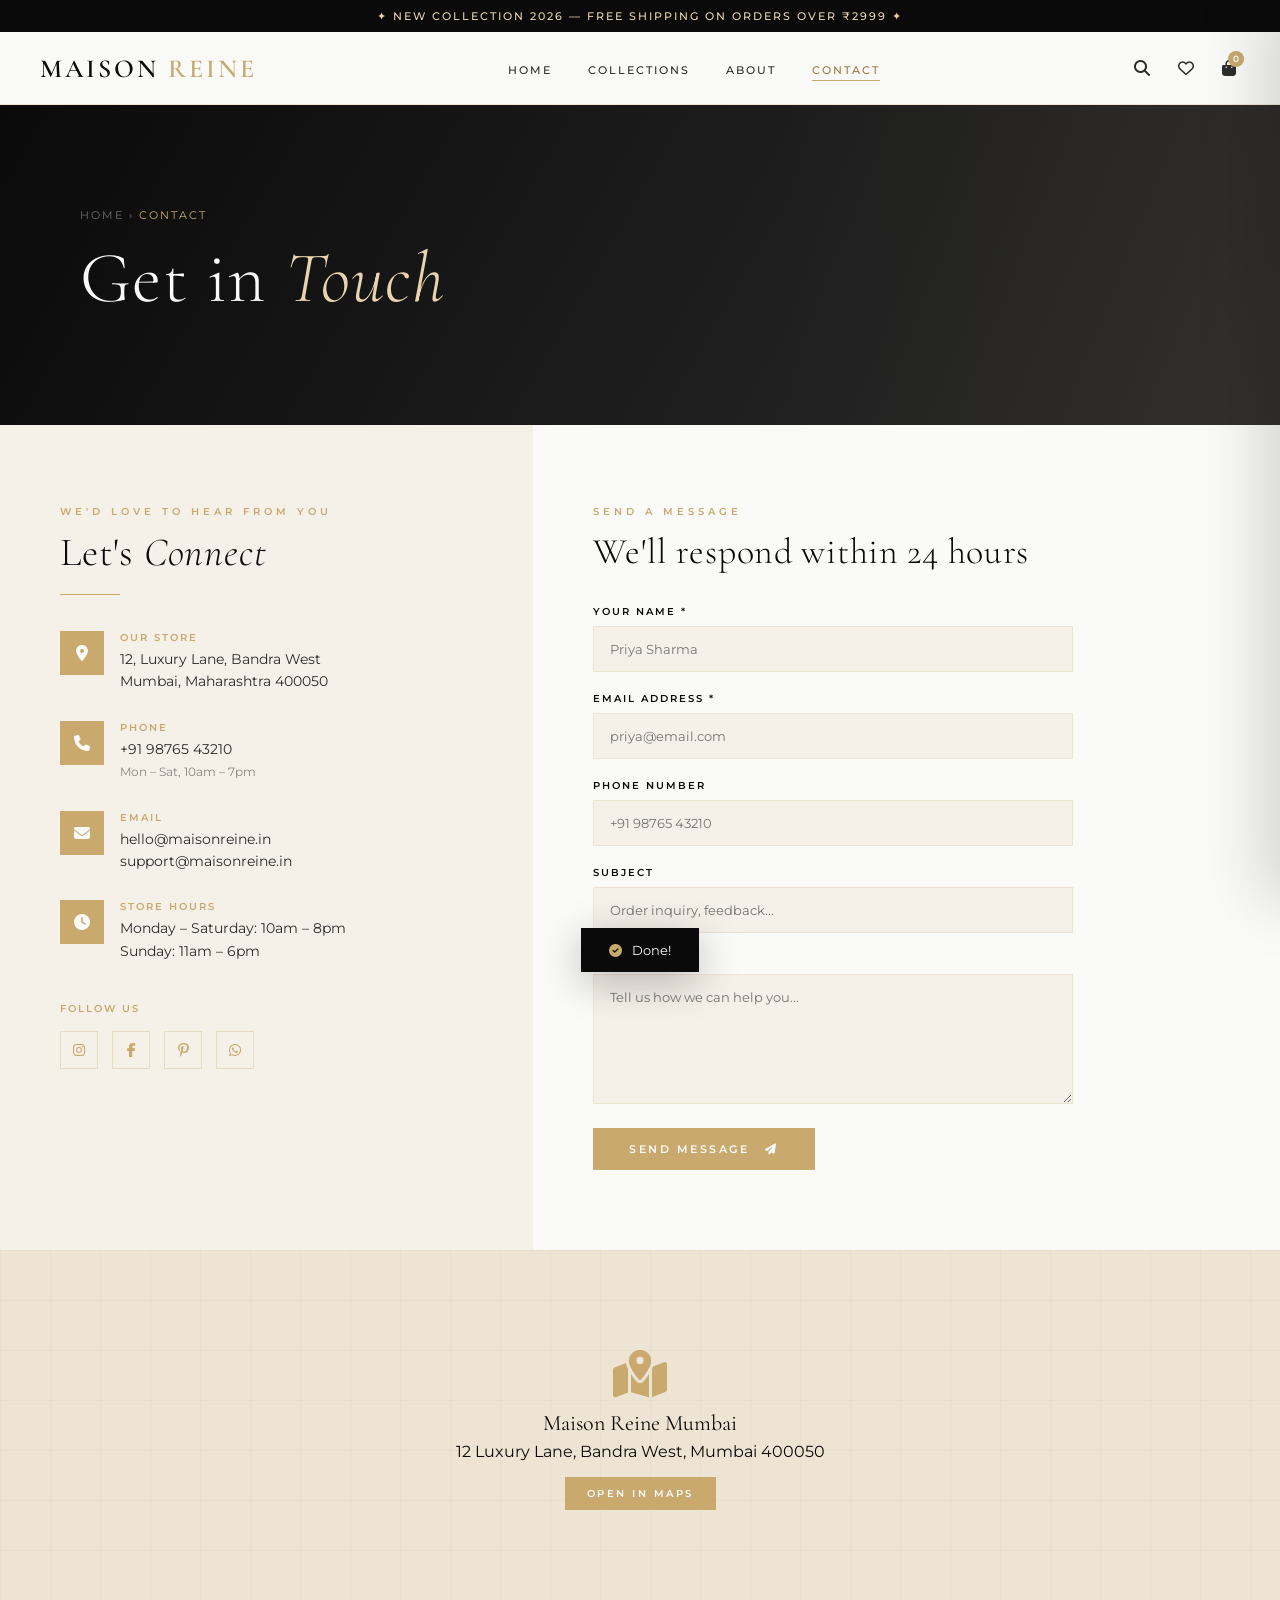
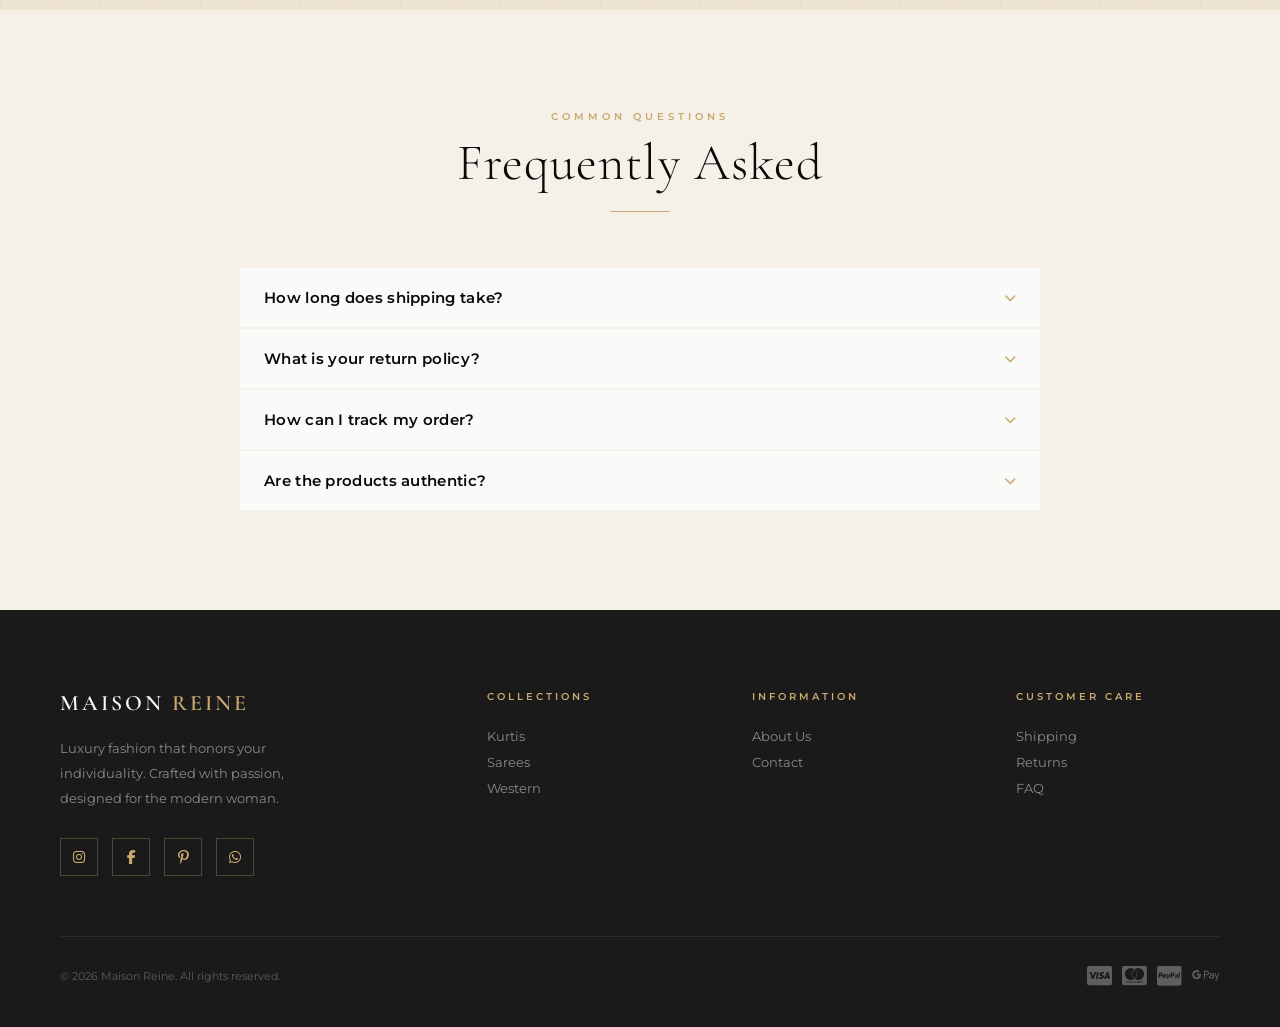
<file: contact.html>
<!DOCTYPE html>
<html lang="en">
<head>
<meta charset="UTF-8">
<meta name="viewport" content="width=device-width, initial-scale=1.0">
<title>Contact — MAISON REINE</title>
<link href="https://fonts.googleapis.com/css2?family=Cormorant+Garamond:ital,wght@0,300;0,400;0,600;1,300;1,400&family=Montserrat:wght@300;400;500;600&display=swap" rel="stylesheet">
<link rel="stylesheet" href="https://cdnjs.cloudflare.com/ajax/libs/font-awesome/6.4.0/css/all.min.css">
<link rel="stylesheet" href="css/style.css">
<link rel="stylesheet" href="css/animations.css">
<link rel="stylesheet" href="css/responsive.css">
</head>
<body>

<div class="topbar">✦ New Collection 2026 — Free Shipping on Orders Over ₹2999 ✦</div>

<nav class="navbar" id="mainNav">
  <div class="nav-inner">
    <a class="nav-logo" href="index.html">MAISON <span>REINE</span></a>
    <ul class="nav-links">
      <li><a href="index.html" id="nav-home">Home</a></li>
      <li><a href="shop.html" id="nav-shop">Collections</a></li>
      <li><a href="about.html" id="nav-about">About</a></li>
      <li><a href="contact.html" id="nav-contact">Contact</a></li>
    </ul>
    <div class="nav-actions">
      <button class="nav-icon"><i class="fas fa-search"></i></button>
      <button class="nav-icon"><i class="far fa-heart"></i></button>
      <button class="nav-icon cart-icon-btn" onclick="toggleCart()">
        <i class="fas fa-shopping-bag"></i>
        <span class="cart-badge">0</span>
      </button>
      <button class="hamburger" onclick="openMobileMenu()"><span></span><span></span><span></span></button>
    </div>
  </div>
</nav>

<div class="mobile-menu" id="mobileMenu">
  <button class="mobile-close" onclick="closeMobileMenu()"><i class="fas fa-times"></i></button>
  <a href="index.html">Home</a>
  <a href="shop.html">Collections</a>
  <a href="about.html">About</a>
  <a href="contact.html">Contact</a>
</div>

<!-- PAGE BANNER -->
<div class="page-banner">
  <div>
    <div class="breadcrumb">Home &rsaquo; <span>Contact</span></div>
    <h1>Get in <em>Touch</em></h1>
  </div>
</div>

<!-- CONTACT LAYOUT -->
<div class="contact-layout">
  <!-- INFO -->
  <div class="contact-info">
    <div class="section-tag">We'd Love to Hear From You</div>
    <h2 style="font-family:'Cormorant Garamond',serif;font-size:40px;font-weight:300;color:var(--black);line-height:1.1;margin-top:8px;">Let's <em style="font-style:italic;">Connect</em></h2>
    <div class="gold-line-left"></div>
    <div class="contact-details">
      <div class="contact-detail">
        <div class="contact-icon"><i class="fas fa-map-marker-alt"></i></div>
        <div>
          <div class="contact-dtitle">Our Store</div>
          <div class="contact-dtext">12, Luxury Lane, Bandra West<br>Mumbai, Maharashtra 400050</div>
        </div>
      </div>
      <div class="contact-detail">
        <div class="contact-icon"><i class="fas fa-phone"></i></div>
        <div>
          <div class="contact-dtitle">Phone</div>
          <div class="contact-dtext">+91 98765 43210<br><span style="font-size:12px;color:var(--warm-gray);">Mon – Sat, 10am – 7pm</span></div>
        </div>
      </div>
      <div class="contact-detail">
        <div class="contact-icon"><i class="fas fa-envelope"></i></div>
        <div>
          <div class="contact-dtitle">Email</div>
          <div class="contact-dtext">hello@maisonreine.in<br>support@maisonreine.in</div>
        </div>
      </div>
      <div class="contact-detail">
        <div class="contact-icon"><i class="fas fa-clock"></i></div>
        <div>
          <div class="contact-dtitle">Store Hours</div>
          <div class="contact-dtext">Monday – Saturday: 10am – 8pm<br>Sunday: 11am – 6pm</div>
        </div>
      </div>
    </div>
    <div style="margin-top:40px;">
      <div class="contact-dtitle" style="margin-bottom:16px;">Follow Us</div>
      <div class="social-links">
        <a class="social-link" href="#"><i class="fab fa-instagram"></i></a>
        <a class="social-link" href="#"><i class="fab fa-facebook-f"></i></a>
        <a class="social-link" href="#"><i class="fab fa-pinterest-p"></i></a>
        <a class="social-link" href="#"><i class="fab fa-whatsapp"></i></a>
      </div>
    </div>
  </div>

  <!-- FORM -->
  <div class="contact-form-wrap">
    <div class="section-tag">Send a Message</div>
    <h2 style="font-family:'Cormorant Garamond',serif;font-size:36px;font-weight:300;color:var(--black);margin-bottom:32px;">We'll respond within 24 hours</h2>
    <div style="max-width:480px;">
      <div class="form-group">
        <label class="form-label">Your Name *</label>
        <input type="text" class="form-input" placeholder="Priya Sharma" id="contactName">
      </div>
      <div class="form-group">
        <label class="form-label">Email Address *</label>
        <input type="email" class="form-input" placeholder="priya@email.com" id="contactEmail">
      </div>
      <div class="form-group">
        <label class="form-label">Phone Number</label>
        <input type="tel" class="form-input" placeholder="+91 98765 43210">
      </div>
      <div class="form-group">
        <label class="form-label">Subject</label>
        <input type="text" class="form-input" placeholder="Order inquiry, feedback...">
      </div>
      <div class="form-group">
        <label class="form-label">Message *</label>
        <textarea class="form-textarea" placeholder="Tell us how we can help you..."></textarea>
      </div>
      <button class="btn btn-gold" onclick="submitContact()">Send Message <i class="fas fa-paper-plane" style="margin-left:8px;"></i></button>
    </div>
  </div>
</div>

<!-- MAP SECTION -->
<div class="map-section">
  <div class="map-grid"></div>
  <div class="map-placeholder">
    <i class="fas fa-map-marked-alt"></i>
    <p style="font-family:'Cormorant Garamond',serif;font-size:22px;color:var(--black);margin-bottom:6px;">Maison Reine Mumbai</p>
    <p>12 Luxury Lane, Bandra West, Mumbai 400050</p>
    <a href="https://maps.google.com" target="_blank" class="btn btn-gold btn-sm" style="margin-top:16px;">Open in Maps</a>
  </div>
</div>

<!-- FAQ -->
<section class="section" style="background:var(--cream);">
  <div class="container">
    <div class="section-header fade-up">
      <div class="section-tag">Common Questions</div>
      <h2 class="section-title">Frequently Asked</h2>
      <div class="gold-line"></div>
    </div>
    <div style="max-width:800px;margin:0 auto;display:flex;flex-direction:column;gap:2px;">
      <details style="background:var(--white);padding:20px 24px;cursor:pointer;">
        <summary style="font-size:15px;font-weight:600;color:var(--black);letter-spacing:.3px;list-style:none;display:flex;justify-content:space-between;align-items:center;">
          How long does shipping take? <i class="fas fa-chevron-down" style="color:var(--gold);font-size:12px;"></i>
        </summary>
        <p style="font-size:13px;color:var(--warm-gray);line-height:1.9;margin-top:12px;">Standard delivery takes 5-7 business days across India. Express delivery (2-3 days) is available for select pin codes. Free shipping on orders above ₹2999.</p>
      </details>
      <details style="background:var(--white);padding:20px 24px;cursor:pointer;">
        <summary style="font-size:15px;font-weight:600;color:var(--black);letter-spacing:.3px;list-style:none;display:flex;justify-content:space-between;align-items:center;">
          What is your return policy? <i class="fas fa-chevron-down" style="color:var(--gold);font-size:12px;"></i>
        </summary>
        <p style="font-size:13px;color:var(--warm-gray);line-height:1.9;margin-top:12px;">We offer easy 30-day returns on all items in original condition with tags attached. Simply initiate a return through your account or contact our support team.</p>
      </details>
      <details style="background:var(--white);padding:20px 24px;cursor:pointer;">
        <summary style="font-size:15px;font-weight:600;color:var(--black);letter-spacing:.3px;list-style:none;display:flex;justify-content:space-between;align-items:center;">
          How can I track my order? <i class="fas fa-chevron-down" style="color:var(--gold);font-size:12px;"></i>
        </summary>
        <p style="font-size:13px;color:var(--warm-gray);line-height:1.9;margin-top:12px;">Once your order is shipped, you'll receive a tracking link via email and SMS. You can also track your order through the 'My Orders' section in your account.</p>
      </details>
      <details style="background:var(--white);padding:20px 24px;cursor:pointer;">
        <summary style="font-size:15px;font-weight:600;color:var(--black);letter-spacing:.3px;list-style:none;display:flex;justify-content:space-between;align-items:center;">
          Are the products authentic? <i class="fas fa-chevron-down" style="color:var(--gold);font-size:12px;"></i>
        </summary>
        <p style="font-size:13px;color:var(--warm-gray);line-height:1.9;margin-top:12px;">Absolutely. Every product at Maison Reine is 100% authentic and handpicked by our curation team. We work directly with certified artisans and established manufacturers.</p>
      </details>
    </div>
  </div>
</section>

<!-- FOOTER -->
<footer>
  <div class="footer-top">
    <div>
      <a class="footer-logo" href="index.html">MAISON <span>REINE</span></a>
      <p class="footer-desc">Luxury fashion that honors your individuality. Crafted with passion, designed for the modern woman.</p>
      <div class="social-links">
        <a class="social-link" href="#"><i class="fab fa-instagram"></i></a>
        <a class="social-link" href="#"><i class="fab fa-facebook-f"></i></a>
        <a class="social-link" href="#"><i class="fab fa-pinterest-p"></i></a>
        <a class="social-link" href="#"><i class="fab fa-whatsapp"></i></a>
      </div>
    </div>
    <div class="footer-col"><h5>Collections</h5><a href="shop.html?cat=kurti">Kurtis</a><a href="shop.html?cat=saree">Sarees</a><a href="shop.html?cat=western">Western</a></div>
    <div class="footer-col"><h5>Information</h5><a href="about.html">About Us</a><a href="contact.html">Contact</a></div>
    <div class="footer-col"><h5>Customer Care</h5><a href="#">Shipping</a><a href="#">Returns</a><a href="#">FAQ</a></div>
  </div>
  <div class="footer-bottom">
    <span>© 2026 Maison Reine. All rights reserved.</span>
    <div class="footer-payments"><i class="fab fa-cc-visa"></i><i class="fab fa-cc-mastercard"></i><i class="fab fa-cc-paypal"></i><i class="fab fa-google-pay"></i></div>
  </div>
</footer>

<!-- CART DRAWER -->
<div class="cart-overlay" id="cartOverlay" onclick="toggleCart()"></div>
<div class="cart-drawer" id="cartDrawer">
  <div class="cart-head">
    <div class="cart-title">Shopping Bag <span id="cartItemCount">(0)</span></div>
    <button class="cart-close" onclick="toggleCart()"><i class="fas fa-times"></i></button>
  </div>
  <div class="cart-body" id="cartBodyEl"></div>
  <div class="cart-foot">
    <div class="cart-row-total"><span>Total</span><span id="cartTotalEl">₹0</span></div>
    <span id="cartSubtotalEl" style="display:none;"></span>
    <a href="pages/checkout.html" class="btn btn-gold btn-full" style="margin-bottom:10px;">Checkout</a>
    <button class="btn btn-outline btn-full" onclick="toggleCart()">Continue</button>
  </div>
</div>

<div class="toast" id="toast"><i class="fas fa-check-circle"></i><span id="toastMsg">Done!</span></div>

<script src="js/products.js"></script>
<script src="js/cart.js"></script>
<script src="js/script.js"></script>
</body>
</html>
</file>
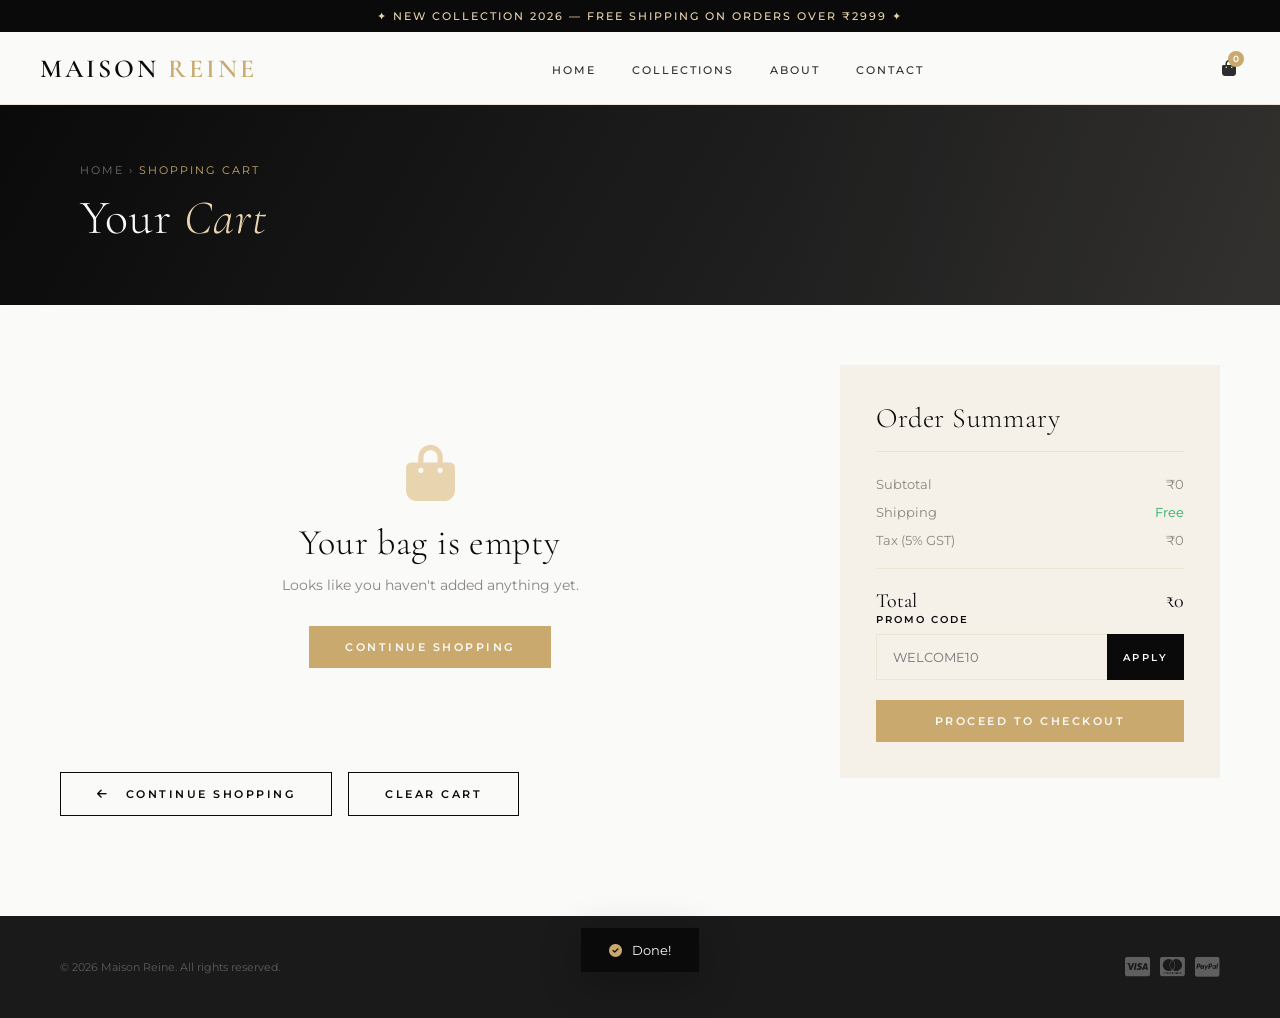
<file: pages/cart.html>
<!DOCTYPE html>
<html lang="en">
<head>
<meta charset="UTF-8">
<meta name="viewport" content="width=device-width, initial-scale=1.0">
<title>Cart — MAISON REINE</title>
<link href="https://fonts.googleapis.com/css2?family=Cormorant+Garamond:ital,wght@0,300;0,400;0,600;1,300;1,400&family=Montserrat:wght@300;400;500;600&display=swap" rel="stylesheet">
<link rel="stylesheet" href="https://cdnjs.cloudflare.com/ajax/libs/font-awesome/6.4.0/css/all.min.css">
<link rel="stylesheet" href="../css/style.css">
<link rel="stylesheet" href="../css/animations.css">
<link rel="stylesheet" href="../css/responsive.css">
</head>
<body>

<div class="topbar">✦ New Collection 2026 — Free Shipping on Orders Over ₹2999 ✦</div>
<nav class="navbar" id="mainNav">
  <div class="nav-inner">
    <a class="nav-logo" href="../index.html">MAISON <span>REINE</span></a>
    <ul class="nav-links">
      <li><a href="../index.html">Home</a></li>
      <li><a href="../shop.html">Collections</a></li>
      <li><a href="../about.html">About</a></li>
      <li><a href="../contact.html">Contact</a></li>
    </ul>
    <div class="nav-actions">
      <button class="nav-icon cart-icon-btn" onclick="showToast('You are already on the cart page!')">
        <i class="fas fa-shopping-bag"></i>
        <span class="cart-badge">0</span>
      </button>
      <button class="hamburger" onclick="openMobileMenu()"><span></span><span></span><span></span></button>
    </div>
  </div>
</nav>
<div class="mobile-menu" id="mobileMenu">
  <button class="mobile-close" onclick="closeMobileMenu()"><i class="fas fa-times"></i></button>
  <a href="../index.html">Home</a><a href="../shop.html">Collections</a>
</div>

<div class="page-banner" style="height:200px;">
  <div>
    <div class="breadcrumb">Home &rsaquo; <span>Shopping Cart</span></div>
    <h1 style="font-size:48px;">Your <em>Cart</em></h1>
  </div>
</div>

<div class="cart-page-layout">
  <!-- CART TABLE -->
  <div>
    <div id="cartPageEmpty" style="display:none;text-align:center;padding:80px 0;">
      <i class="fas fa-shopping-bag" style="font-size:56px;color:var(--gold-light);margin-bottom:20px;display:block;"></i>
      <h2 style="font-family:'Cormorant Garamond',serif;font-size:36px;font-weight:300;margin-bottom:12px;">Your bag is empty</h2>
      <p style="font-size:14px;color:var(--warm-gray);margin-bottom:32px;">Looks like you haven't added anything yet.</p>
      <a href="../shop.html" class="btn btn-gold">Continue Shopping</a>
    </div>
    <table class="cart-table" id="cartTable">
      <thead>
        <tr>
          <th style="width:80px;"></th>
          <th>Product</th>
          <th>Price</th>
          <th>Quantity</th>
          <th>Total</th>
          <th></th>
        </tr>
      </thead>
      <tbody id="cartTableBody"></tbody>
    </table>
    <div style="display:flex;gap:16px;margin-top:24px;flex-wrap:wrap;">
      <a href="../shop.html" class="btn btn-outline"><i class="fas fa-arrow-left" style="margin-right:8px;"></i> Continue Shopping</a>
      <button class="btn btn-outline" onclick="clearCart();renderCartPage();">Clear Cart</button>
    </div>
  </div>

  <!-- ORDER SUMMARY -->
  <div class="order-summary">
    <h3 style="font-family:'Cormorant Garamond',serif;font-size:28px;font-weight:300;color:var(--black);margin-bottom:24px;padding-bottom:16px;border-bottom:1px solid var(--beige);">Order Summary</h3>
    <div class="order-row"><span>Subtotal</span><span id="pgSubtotal">₹0</span></div>
    <div class="order-row"><span>Shipping</span><span style="color:#27ae60;">Free</span></div>
    <div class="order-row"><span>Tax (5% GST)</span><span id="pgTax">₹0</span></div>
    <div class="order-total"><span>Total</span><span id="pgTotal">₹0</span></div>
    <div style="margin-bottom:20px;">
      <label class="form-label">Promo Code</label>
      <div style="display:flex;gap:0;">
        <input type="text" class="form-input" placeholder="WELCOME10" style="border-right:none;" id="promoInput">
        <button class="btn btn-black btn-sm" onclick="applyPromo()">Apply</button>
      </div>
    </div>
    <a href="checkout.html" class="btn btn-gold btn-full">Proceed to Checkout</a>
  </div>
</div>

<div class="toast" id="toast"><i class="fas fa-check-circle"></i><span id="toastMsg">Done!</span></div>

<footer style="background:var(--off-black);padding:40px 60px;margin-top:40px;">
  <div class="footer-bottom" style="border-top:none;padding-top:0;">
    <span>© 2026 Maison Reine. All rights reserved.</span>
    <div class="footer-payments"><i class="fab fa-cc-visa"></i><i class="fab fa-cc-mastercard"></i><i class="fab fa-cc-paypal"></i></div>
  </div>
</footer>

<script src="../js/products.js"></script>
<script src="../js/cart.js"></script>
<script src="../js/script.js"></script>
<script>
function renderCartPage() {
  const tbody = document.getElementById('cartTableBody');
  const emptyEl = document.getElementById('cartPageEmpty');
  const tableEl = document.getElementById('cartTable');

  if (cart.length === 0) {
    emptyEl.style.display = 'block';
    tableEl.style.display = 'none';
  } else {
    emptyEl.style.display = 'none';
    tableEl.style.display = 'table';
    tbody.innerHTML = cart.map(c => `
      <tr>
        <td><img class="cart-table-img" src="${c.img}" alt="${c.name}"></td>
        <td>
          <div style="font-family:'Cormorant Garamond',serif;font-size:18px;margin-bottom:4px;">${c.name}</div>
          <div style="font-size:11px;color:var(--warm-gray);">Size: ${c.size}</div>
        </td>
        <td style="font-size:15px;font-weight:600;">₹${c.price.toLocaleString()}</td>
        <td>
          <div class="qty-selector" style="width:fit-content;">
            <button class="qty-btn" onclick="updateQty(${c.id},'${c.size}',-1);renderCartPage();">−</button>
            <input type="number" class="qty-num" value="${c.qty}" readonly>
            <button class="qty-btn" onclick="updateQty(${c.id},'${c.size}',1);renderCartPage();">+</button>
          </div>
        </td>
        <td style="font-size:16px;font-weight:700;">₹${(c.price*c.qty).toLocaleString()}</td>
        <td><button onclick="removeFromCart(${c.id},'${c.size}');renderCartPage();" style="background:none;border:none;color:var(--warm-gray);cursor:pointer;font-size:18px;"><i class="fas fa-trash-alt"></i></button></td>
      </tr>`).join('');
  }
  const sub = getCartTotal();
  const tax = Math.round(sub * 0.05);
  document.getElementById('pgSubtotal').textContent = `₹${sub.toLocaleString()}`;
  document.getElementById('pgTax').textContent = `₹${tax.toLocaleString()}`;
  document.getElementById('pgTotal').textContent = `₹${(sub + tax).toLocaleString()}`;
}
function applyPromo() {
  const val = document.getElementById('promoInput').value.toUpperCase();
  if (val === 'WELCOME10') showToast('Promo applied! 10% off your order ✨');
  else showToast('Invalid promo code. Try WELCOME10');
}
document.addEventListener('DOMContentLoaded', renderCartPage);
</script>
</body>
</html>
</file>
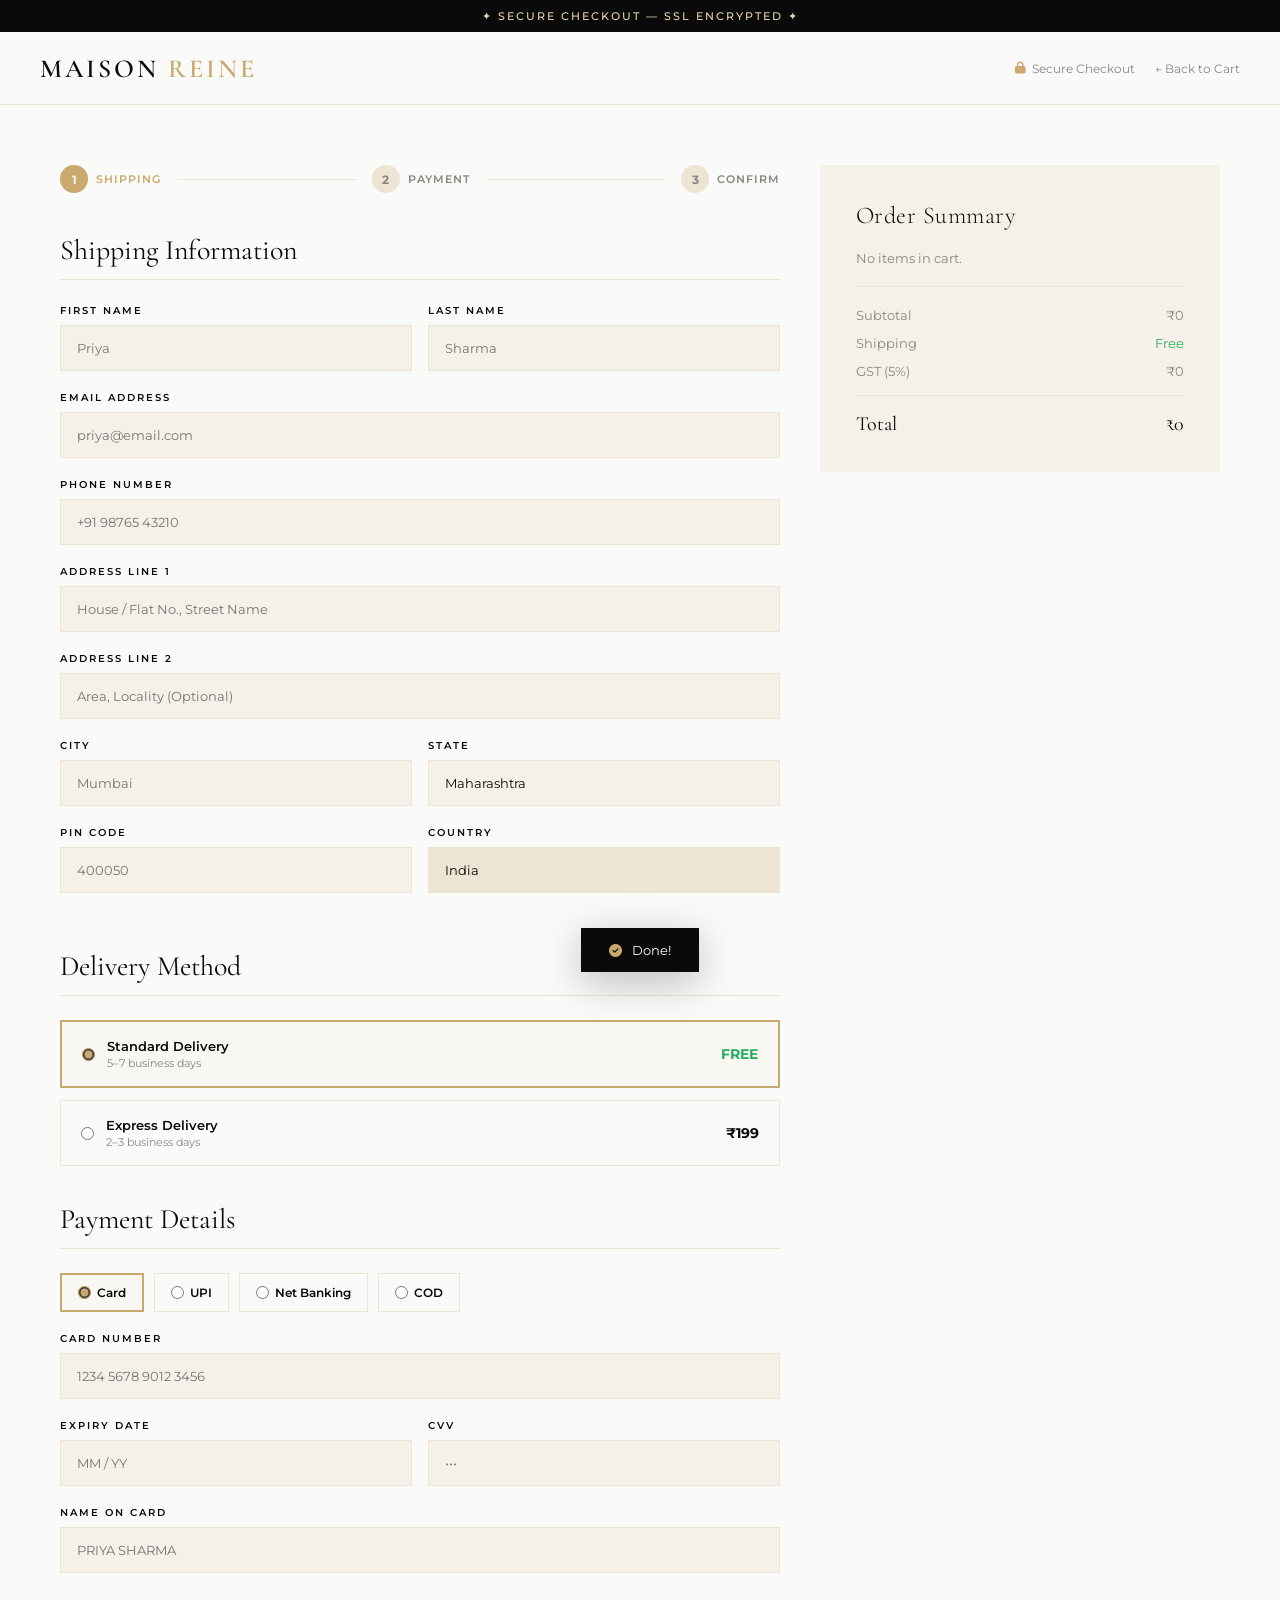
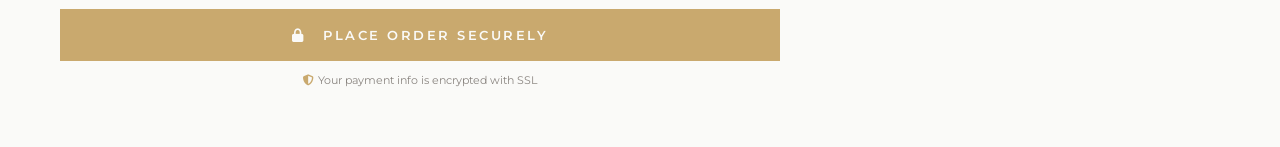
<file: pages/checkout.html>
<!DOCTYPE html>
<html lang="en">
<head>
<meta charset="UTF-8">
<meta name="viewport" content="width=device-width, initial-scale=1.0">
<title>Checkout — MAISON REINE</title>
<link href="https://fonts.googleapis.com/css2?family=Cormorant+Garamond:ital,wght@0,300;0,400;0,600;1,300;1,400&family=Montserrat:wght@300;400;500;600&display=swap" rel="stylesheet">
<link rel="stylesheet" href="https://cdnjs.cloudflare.com/ajax/libs/font-awesome/6.4.0/css/all.min.css">
<link rel="stylesheet" href="../css/style.css">
<link rel="stylesheet" href="../css/animations.css">
<link rel="stylesheet" href="../css/responsive.css">
</head>
<body>

<div class="topbar">✦ Secure Checkout — SSL Encrypted ✦</div>
<nav class="navbar" id="mainNav">
  <div class="nav-inner">
    <a class="nav-logo" href="../index.html">MAISON <span>REINE</span></a>
    <div style="display:flex;align-items:center;gap:20px;font-size:12px;color:var(--warm-gray);">
      <span style="display:flex;align-items:center;gap:6px;"><i class="fas fa-lock" style="color:var(--gold);"></i> Secure Checkout</span>
      <a href="cart.html" style="color:var(--warm-gray);font-size:12px;">← Back to Cart</a>
    </div>
  </div>
</nav>

<div class="checkout-layout">
  <!-- FORM -->
  <div>
    <!-- PROGRESS -->
    <div style="display:flex;align-items:center;gap:0;margin-bottom:40px;">
      <div style="display:flex;align-items:center;gap:8px;">
        <div style="width:28px;height:28px;background:var(--gold);border-radius:50%;display:flex;align-items:center;justify-content:center;font-size:12px;font-weight:700;color:var(--white);">1</div>
        <span style="font-size:11px;letter-spacing:1px;text-transform:uppercase;color:var(--gold);font-weight:600;">Shipping</span>
      </div>
      <div style="flex:1;height:1px;background:var(--beige);margin:0 16px;"></div>
      <div style="display:flex;align-items:center;gap:8px;">
        <div style="width:28px;height:28px;background:var(--beige);border-radius:50%;display:flex;align-items:center;justify-content:center;font-size:12px;font-weight:700;color:var(--warm-gray);">2</div>
        <span style="font-size:11px;letter-spacing:1px;text-transform:uppercase;color:var(--warm-gray);font-weight:600;">Payment</span>
      </div>
      <div style="flex:1;height:1px;background:var(--beige);margin:0 16px;"></div>
      <div style="display:flex;align-items:center;gap:8px;">
        <div style="width:28px;height:28px;background:var(--beige);border-radius:50%;display:flex;align-items:center;justify-content:center;font-size:12px;font-weight:700;color:var(--warm-gray);">3</div>
        <span style="font-size:11px;letter-spacing:1px;text-transform:uppercase;color:var(--warm-gray);font-weight:600;">Confirm</span>
      </div>
    </div>

    <!-- SHIPPING -->
    <div class="checkout-step">
      <div class="checkout-step-title">Shipping Information</div>
      <div class="form-row">
        <div class="form-group"><label class="form-label">First Name</label><input type="text" class="form-input" placeholder="Priya"></div>
        <div class="form-group"><label class="form-label">Last Name</label><input type="text" class="form-input" placeholder="Sharma"></div>
      </div>
      <div class="form-group"><label class="form-label">Email Address</label><input type="email" class="form-input" placeholder="priya@email.com"></div>
      <div class="form-group"><label class="form-label">Phone Number</label><input type="tel" class="form-input" placeholder="+91 98765 43210"></div>
      <div class="form-group"><label class="form-label">Address Line 1</label><input type="text" class="form-input" placeholder="House / Flat No., Street Name"></div>
      <div class="form-group"><label class="form-label">Address Line 2</label><input type="text" class="form-input" placeholder="Area, Locality (Optional)"></div>
      <div class="form-row">
        <div class="form-group"><label class="form-label">City</label><input type="text" class="form-input" placeholder="Mumbai"></div>
        <div class="form-group"><label class="form-label">State</label>
          <select class="form-input" style="appearance:none;">
            <option>Maharashtra</option><option>Delhi</option><option>Karnataka</option><option>Tamil Nadu</option><option>Gujarat</option>
          </select>
        </div>
      </div>
      <div class="form-row">
        <div class="form-group"><label class="form-label">PIN Code</label><input type="text" class="form-input" placeholder="400050"></div>
        <div class="form-group"><label class="form-label">Country</label><input type="text" class="form-input" value="India" readonly style="background:var(--beige);"></div>
      </div>
    </div>

    <!-- SHIPPING METHOD -->
    <div class="checkout-step">
      <div class="checkout-step-title">Delivery Method</div>
      <div style="display:flex;flex-direction:column;gap:12px;">
        <label style="display:flex;align-items:center;justify-content:space-between;padding:16px 20px;border:2px solid var(--gold);cursor:pointer;background:rgba(201,169,110,.04);">
          <div style="display:flex;align-items:center;gap:12px;">
            <input type="radio" name="delivery" checked style="accent-color:var(--gold);">
            <div>
              <div style="font-size:13px;font-weight:600;">Standard Delivery</div>
              <div style="font-size:11px;color:var(--warm-gray);margin-top:2px;">5–7 business days</div>
            </div>
          </div>
          <span style="font-size:14px;font-weight:700;color:#27ae60;">FREE</span>
        </label>
        <label style="display:flex;align-items:center;justify-content:space-between;padding:16px 20px;border:1px solid var(--beige);cursor:pointer;">
          <div style="display:flex;align-items:center;gap:12px;">
            <input type="radio" name="delivery" style="accent-color:var(--gold);">
            <div>
              <div style="font-size:13px;font-weight:600;">Express Delivery</div>
              <div style="font-size:11px;color:var(--warm-gray);margin-top:2px;">2–3 business days</div>
            </div>
          </div>
          <span style="font-size:14px;font-weight:700;">₹199</span>
        </label>
      </div>
    </div>

    <!-- PAYMENT -->
    <div class="checkout-step">
      <div class="checkout-step-title">Payment Details</div>
      <div style="display:flex;gap:10px;margin-bottom:20px;flex-wrap:wrap;">
        <label style="display:flex;align-items:center;gap:6px;padding:10px 16px;border:2px solid var(--gold);cursor:pointer;font-size:12px;font-weight:600;background:rgba(201,169,110,.04);">
          <input type="radio" name="payment" checked style="accent-color:var(--gold);"> Card
        </label>
        <label style="display:flex;align-items:center;gap:6px;padding:10px 16px;border:1px solid var(--beige);cursor:pointer;font-size:12px;font-weight:600;">
          <input type="radio" name="payment" style="accent-color:var(--gold);"> UPI
        </label>
        <label style="display:flex;align-items:center;gap:6px;padding:10px 16px;border:1px solid var(--beige);cursor:pointer;font-size:12px;font-weight:600;">
          <input type="radio" name="payment" style="accent-color:var(--gold);"> Net Banking
        </label>
        <label style="display:flex;align-items:center;gap:6px;padding:10px 16px;border:1px solid var(--beige);cursor:pointer;font-size:12px;font-weight:600;">
          <input type="radio" name="payment" style="accent-color:var(--gold);"> COD
        </label>
      </div>
      <div class="form-group"><label class="form-label">Card Number</label><input type="text" class="form-input" placeholder="1234 5678 9012 3456"></div>
      <div class="form-row">
        <div class="form-group"><label class="form-label">Expiry Date</label><input type="text" class="form-input" placeholder="MM / YY"></div>
        <div class="form-group"><label class="form-label">CVV</label><input type="text" class="form-input" placeholder="•••"></div>
      </div>
      <div class="form-group"><label class="form-label">Name on Card</label><input type="text" class="form-input" placeholder="PRIYA SHARMA"></div>
    </div>

    <button class="btn btn-gold" style="width:100%;padding:18px;font-size:13px;" onclick="placeOrder()">
      <i class="fas fa-lock" style="margin-right:10px;"></i>Place Order Securely
    </button>
    <p style="text-align:center;font-size:11px;color:var(--warm-gray);margin-top:12px;"><i class="fas fa-shield-alt" style="color:var(--gold);margin-right:4px;"></i>Your payment info is encrypted with SSL</p>
  </div>

  <!-- ORDER SUMMARY -->
  <div class="checkout-summary">
    <h3 style="font-family:'Cormorant Garamond',serif;font-size:24px;font-weight:300;margin-bottom:20px;">Order Summary</h3>
    <div id="checkoutItems"></div>
    <div style="height:1px;background:var(--beige);margin:20px 0;"></div>
    <div class="order-row"><span>Subtotal</span><span id="coSubtotal">₹0</span></div>
    <div class="order-row"><span>Shipping</span><span style="color:#27ae60;">Free</span></div>
    <div class="order-row"><span>GST (5%)</span><span id="coTax">₹0</span></div>
    <div class="order-total" style="margin-top:16px;padding-top:16px;border-top:1px solid var(--beige);">
      <span>Total</span><span id="coTotal">₹0</span>
    </div>
  </div>
</div>

<div class="toast" id="toast"><i class="fas fa-check-circle"></i><span id="toastMsg">Done!</span></div>

<script src="../js/products.js"></script>
<script src="../js/cart.js"></script>
<script src="../js/script.js"></script>
<script>
document.addEventListener('DOMContentLoaded', () => {
  const items = document.getElementById('checkoutItems');
  if (cart.length === 0) {
    items.innerHTML = '<p style="color:var(--warm-gray);font-size:13px;">No items in cart.</p>';
  } else {
    items.innerHTML = cart.map(c => `
      <div class="checkout-item">
        <img src="${c.img}" alt="${c.name}">
        <div style="flex:1;">
          <div style="font-family:'Cormorant Garamond',serif;font-size:16px;">${c.name}</div>
          <div style="font-size:11px;color:var(--warm-gray);margin-top:4px;">Size: ${c.size} · Qty: ${c.qty}</div>
        </div>
        <div style="font-weight:700;font-size:14px;">₹${(c.price*c.qty).toLocaleString()}</div>
      </div>`).join('');
  }
  const sub = getCartTotal();
  const tax = Math.round(sub * 0.05);
  document.getElementById('coSubtotal').textContent = `₹${sub.toLocaleString()}`;
  document.getElementById('coTax').textContent = `₹${tax.toLocaleString()}`;
  document.getElementById('coTotal').textContent = `₹${(sub+tax).toLocaleString()}`;
});

function placeOrder() {
  clearCart();
  showToast('Order placed successfully! 🎉 Thank you!');
  setTimeout(() => window.location.href = '../index.html', 2000);
}
</script>
</body>
</html>
</file>
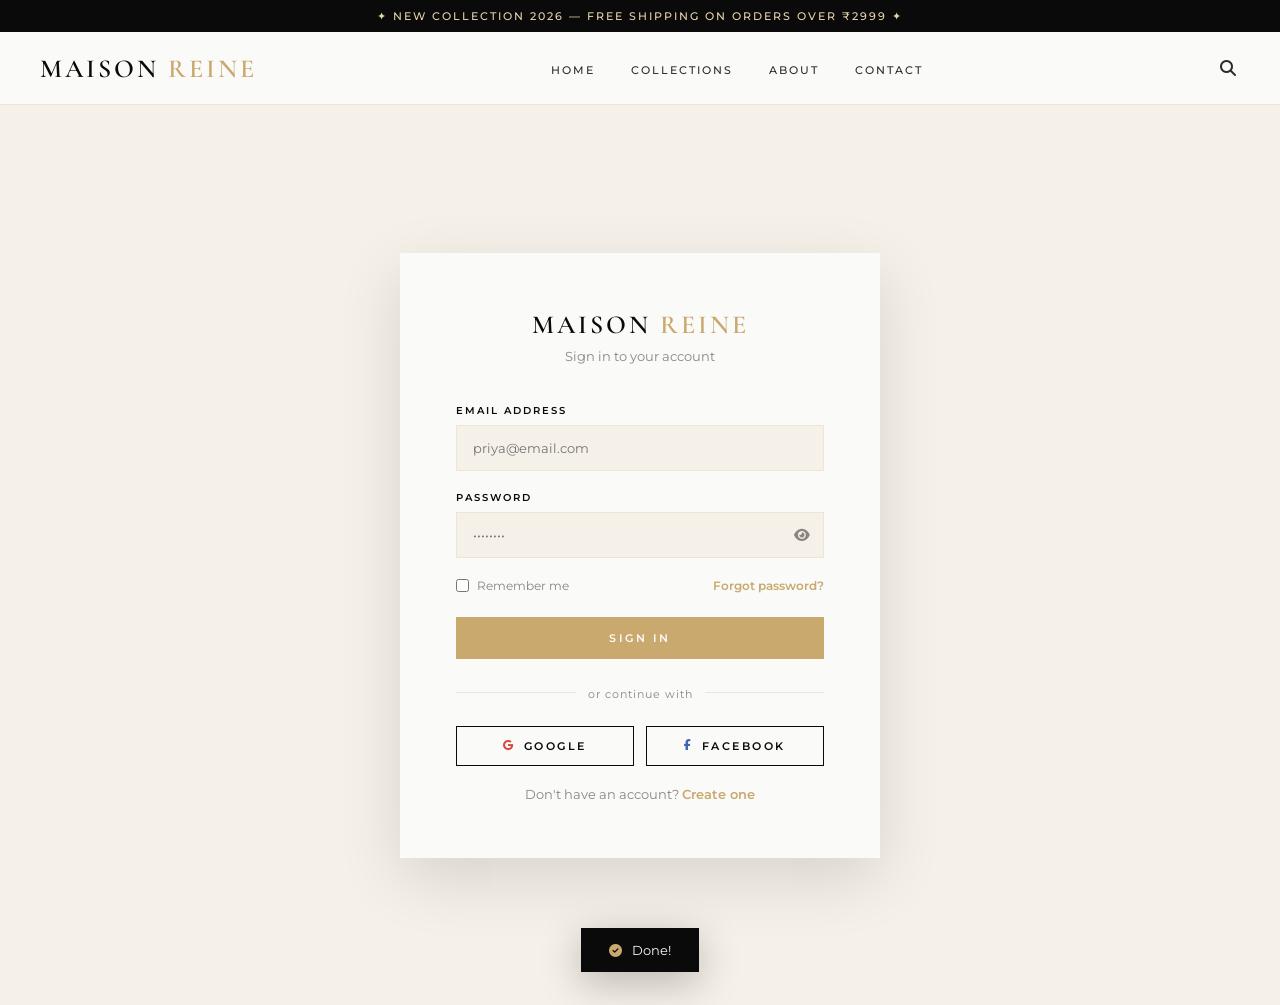
<file: pages/login.html>
<!DOCTYPE html>
<html lang="en">
<head>
<meta charset="UTF-8">
<meta name="viewport" content="width=device-width, initial-scale=1.0">
<title>Login — MAISON REINE</title>
<link href="https://fonts.googleapis.com/css2?family=Cormorant+Garamond:ital,wght@0,300;0,400;0,600;1,300;1,400&family=Montserrat:wght@300;400;500;600&display=swap" rel="stylesheet">
<link rel="stylesheet" href="https://cdnjs.cloudflare.com/ajax/libs/font-awesome/6.4.0/css/all.min.css">
<link rel="stylesheet" href="../css/style.css">
<link rel="stylesheet" href="../css/animations.css">
<link rel="stylesheet" href="../css/responsive.css">
</head>
<body>

<div class="topbar">✦ New Collection 2026 — Free Shipping on Orders Over ₹2999 ✦</div>

<nav class="navbar" id="mainNav">
  <div class="nav-inner">
    <a class="nav-logo" href="../index.html">MAISON <span>REINE</span></a>
    <ul class="nav-links">
      <li><a href="../index.html">Home</a></li>
      <li><a href="../shop.html">Collections</a></li>
      <li><a href="../about.html">About</a></li>
      <li><a href="../contact.html">Contact</a></li>
    </ul>
    <div class="nav-actions">
      <button class="nav-icon" onclick="openMobileMenu()"><i class="fas fa-search"></i></button>
      <button class="hamburger" onclick="openMobileMenu()"><span></span><span></span><span></span></button>
    </div>
  </div>
</nav>

<div class="mobile-menu" id="mobileMenu">
  <button class="mobile-close" onclick="closeMobileMenu()"><i class="fas fa-times"></i></button>
  <a href="../index.html">Home</a>
  <a href="../shop.html">Collections</a>
  <a href="../about.html">About</a>
  <a href="../contact.html">Contact</a>
</div>

<section class="auth-section">
  <div class="auth-box">
    <div class="auth-logo">MAISON <span>REINE</span></div>
    <p class="auth-sub">Sign in to your account</p>

    <div class="form-group">
      <label class="form-label">Email Address</label>
      <input type="email" class="form-input" placeholder="priya@email.com">
    </div>
    <div class="form-group">
      <label class="form-label">Password</label>
      <div style="position:relative;">
        <input type="password" class="form-input" placeholder="••••••••" id="pwdInput" style="padding-right:44px;">
        <button onclick="togglePwd()" style="position:absolute;right:14px;top:50%;transform:translateY(-50%);background:none;border:none;cursor:pointer;color:var(--warm-gray);font-size:14px;"><i class="fas fa-eye" id="pwdIcon"></i></button>
      </div>
    </div>
    <div style="display:flex;justify-content:space-between;align-items:center;margin-bottom:24px;">
      <label style="display:flex;align-items:center;gap:8px;font-size:12px;color:var(--warm-gray);cursor:pointer;">
        <input type="checkbox" style="accent-color:var(--gold);"> Remember me
      </label>
      <a href="#" style="font-size:12px;color:var(--gold);font-weight:600;">Forgot password?</a>
    </div>
    <button class="btn btn-gold btn-full" onclick="handleLogin()">Sign In</button>

    <div class="auth-divider"><span>or continue with</span></div>

    <div style="display:grid;grid-template-columns:1fr 1fr;gap:12px;">
      <button class="btn btn-outline" style="padding:12px;font-size:11px;gap:8px;"><i class="fab fa-google" style="color:#DB4437;"></i> Google</button>
      <button class="btn btn-outline" style="padding:12px;font-size:11px;gap:8px;"><i class="fab fa-facebook-f" style="color:#4267B2;"></i> Facebook</button>
    </div>

    <p class="auth-link">Don't have an account? <a href="signup.html">Create one</a></p>
  </div>
</section>

<div class="toast" id="toast"><i class="fas fa-check-circle"></i><span id="toastMsg">Done!</span></div>

<script src="../js/products.js"></script>
<script src="../js/cart.js"></script>
<script src="../js/script.js"></script>
<script>
function togglePwd() {
  const input = document.getElementById('pwdInput');
  const icon  = document.getElementById('pwdIcon');
  if (input.type === 'password') { input.type = 'text'; icon.className = 'fas fa-eye-slash'; }
  else { input.type = 'password'; icon.className = 'fas fa-eye'; }
}
function handleLogin() {
  showToast('Signed in successfully! Welcome back.');
  setTimeout(() => window.location.href = '../index.html', 1500);
}
</script>
</body>
</html>
</file>
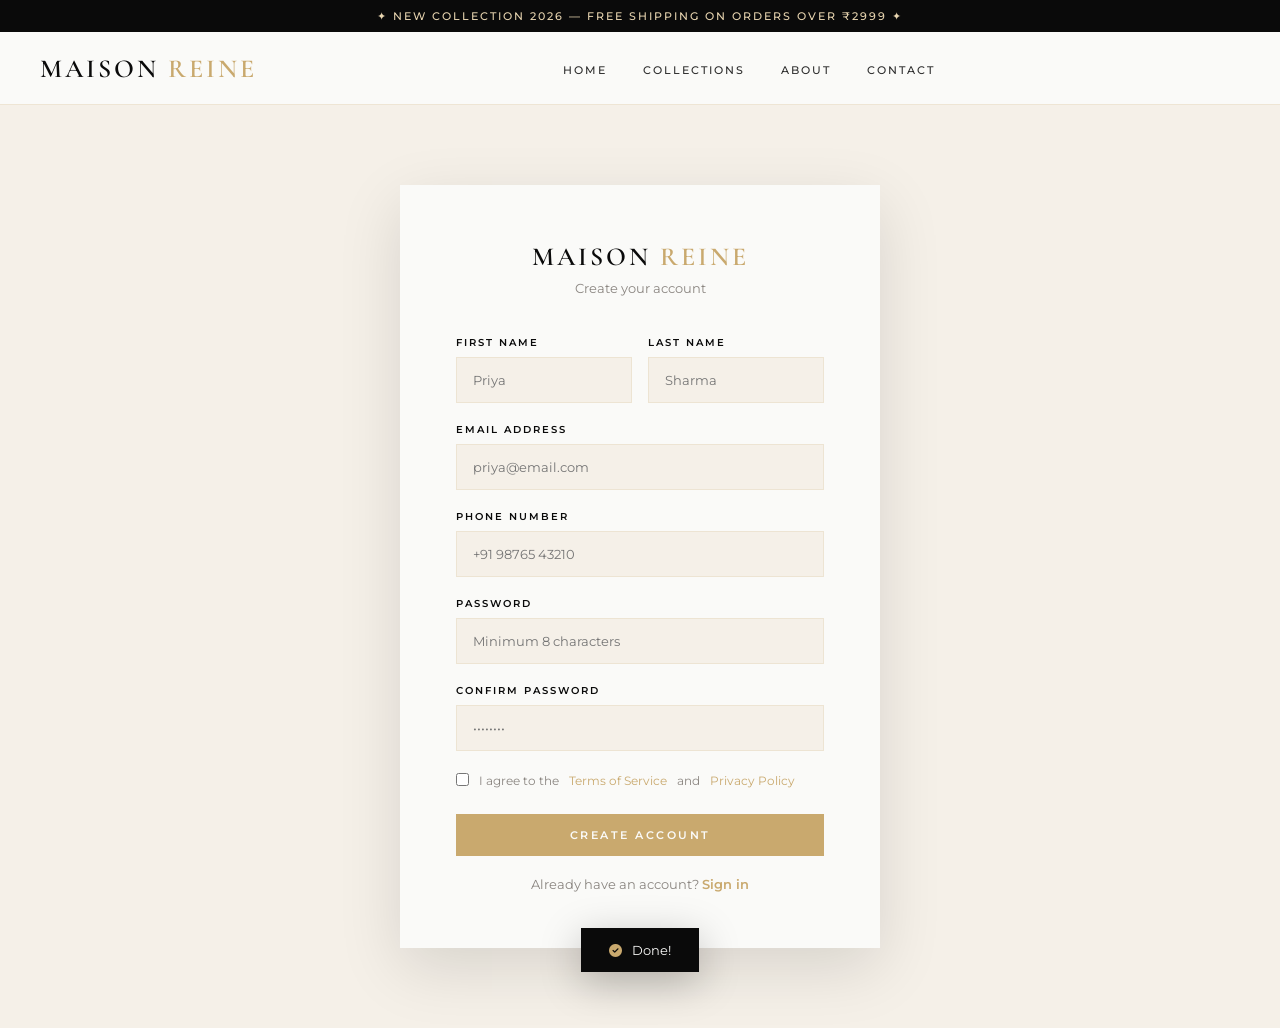
<file: pages/signup.html>
<!DOCTYPE html>
<html lang="en">
<head>
<meta charset="UTF-8">
<meta name="viewport" content="width=device-width, initial-scale=1.0">
<title>Sign Up — MAISON REINE</title>
<link href="https://fonts.googleapis.com/css2?family=Cormorant+Garamond:ital,wght@0,300;0,400;0,600;1,300;1,400&family=Montserrat:wght@300;400;500;600&display=swap" rel="stylesheet">
<link rel="stylesheet" href="https://cdnjs.cloudflare.com/ajax/libs/font-awesome/6.4.0/css/all.min.css">
<link rel="stylesheet" href="../css/style.css">
<link rel="stylesheet" href="../css/animations.css">
<link rel="stylesheet" href="../css/responsive.css">
</head>
<body>

<div class="topbar">✦ New Collection 2026 — Free Shipping on Orders Over ₹2999 ✦</div>
<nav class="navbar" id="mainNav">
  <div class="nav-inner">
    <a class="nav-logo" href="../index.html">MAISON <span>REINE</span></a>
    <ul class="nav-links">
      <li><a href="../index.html">Home</a></li>
      <li><a href="../shop.html">Collections</a></li>
      <li><a href="../about.html">About</a></li>
      <li><a href="../contact.html">Contact</a></li>
    </ul>
    <div class="nav-actions">
      <button class="hamburger" onclick="openMobileMenu()"><span></span><span></span><span></span></button>
    </div>
  </div>
</nav>
<div class="mobile-menu" id="mobileMenu">
  <button class="mobile-close" onclick="closeMobileMenu()"><i class="fas fa-times"></i></button>
  <a href="../index.html">Home</a><a href="../shop.html">Collections</a>
</div>

<section class="auth-section">
  <div class="auth-box">
    <div class="auth-logo">MAISON <span>REINE</span></div>
    <p class="auth-sub">Create your account</p>
    <div class="form-row">
      <div class="form-group"><label class="form-label">First Name</label><input type="text" class="form-input" placeholder="Priya"></div>
      <div class="form-group"><label class="form-label">Last Name</label><input type="text" class="form-input" placeholder="Sharma"></div>
    </div>
    <div class="form-group"><label class="form-label">Email Address</label><input type="email" class="form-input" placeholder="priya@email.com"></div>
    <div class="form-group"><label class="form-label">Phone Number</label><input type="tel" class="form-input" placeholder="+91 98765 43210"></div>
    <div class="form-group"><label class="form-label">Password</label><input type="password" class="form-input" placeholder="Minimum 8 characters"></div>
    <div class="form-group"><label class="form-label">Confirm Password</label><input type="password" class="form-input" placeholder="••••••••"></div>
    <label style="display:flex;align-items:flex-start;gap:10px;font-size:12px;color:var(--warm-gray);margin-bottom:24px;cursor:pointer;line-height:1.6;">
      <input type="checkbox" style="accent-color:var(--gold);margin-top:2px;">
      I agree to the <a href="#" style="color:var(--gold);">Terms of Service</a> and <a href="#" style="color:var(--gold);">Privacy Policy</a>
    </label>
    <button class="btn btn-gold btn-full" onclick="handleSignup()">Create Account</button>
    <p class="auth-link">Already have an account? <a href="login.html">Sign in</a></p>
  </div>
</section>

<div class="toast" id="toast"><i class="fas fa-check-circle"></i><span id="toastMsg">Done!</span></div>
<script src="../js/products.js"></script>
<script src="../js/cart.js"></script>
<script src="../js/script.js"></script>
<script>
function handleSignup() {
  showToast('Account created! Welcome to Maison Reine ✨');
  setTimeout(() => window.location.href = '../index.html', 1500);
}
</script>
</body>
</html>
</file>
<file: css/style.css>
/* ============================================================
   MAISON REINE — Master Stylesheet
   style.css
============================================================ */

/* ── Variables ─────────────────────────────────────────── */
:root {
  --gold:        #C9A96E;
  --gold-light:  #E8D5B0;
  --gold-dark:   #A07840;
  --black:       #0A0A0A;
  --off-black:   #1A1A1A;
  --charcoal:    #2C2C2C;
  --white:       #FAFAF8;
  --cream:       #F5F0E8;
  --beige:       #EDE4D3;
  --warm-gray:   #8A8580;
  --border:      rgba(201,169,110,0.25);
  --shadow:      0 20px 60px rgba(0,0,0,0.12);
  --shadow-gold: 0 10px 40px rgba(201,169,110,0.2);
  --nav-h:       72px;
}

/* ── Reset ─────────────────────────────────────────────── */
*, *::before, *::after { margin:0; padding:0; box-sizing:border-box; }
html { scroll-behavior:smooth; }
body {
  font-family:'Montserrat', sans-serif;
  background:var(--white);
  color:var(--black);
  overflow-x:hidden;
}
img { display:block; max-width:100%; }
a  { text-decoration:none; color:inherit; }
ul { list-style:none; }
input,textarea,select,button { font-family:inherit; }

/* ── Scrollbar ─────────────────────────────────────────── */
::-webkit-scrollbar { width:6px; }
::-webkit-scrollbar-track { background:var(--cream); }
::-webkit-scrollbar-thumb { background:var(--gold); border-radius:3px; }

/* ── Typography ────────────────────────────────────────── */
.serif { font-family:'Cormorant Garamond', serif; }
h1,h2,h3 { font-family:'Cormorant Garamond', serif; font-weight:300; letter-spacing:.02em; }

/* ── Layout helpers ────────────────────────────────────── */
.container { max-width:1320px; margin:0 auto; padding:0 40px; }
.section    { padding:100px 0; }
.grid-auto  { display:grid; grid-template-columns:repeat(auto-fill,minmax(260px,1fr)); gap:28px; }

/* ── Buttons ───────────────────────────────────────────── */
.btn {
  display:inline-flex; align-items:center; justify-content:center; gap:8px;
  padding:14px 36px; font-size:11px; font-weight:600;
  letter-spacing:2.5px; text-transform:uppercase; cursor:pointer;
  transition:all .3s; font-family:'Montserrat', sans-serif; border:none;
}
.btn-gold   { background:var(--gold); color:var(--white); }
.btn-gold:hover { background:var(--gold-dark); transform:translateY(-1px); box-shadow:var(--shadow-gold); }
.btn-black  { background:var(--black); color:var(--white); }
.btn-black:hover { background:var(--charcoal); }
.btn-outline{ background:transparent; color:var(--black); border:1px solid var(--black); }
.btn-outline:hover { background:var(--black); color:var(--white); }
.btn-outline-gold { background:transparent; color:var(--gold); border:1px solid var(--gold); }
.btn-outline-gold:hover { background:var(--gold); color:var(--white); }
.btn-full { width:100%; }
.btn-sm { padding:10px 22px; font-size:10px; }

/* ── Section header ────────────────────────────────────── */
.section-header { text-align:center; margin-bottom:56px; }
.section-tag {
  font-size:10px; letter-spacing:4px; text-transform:uppercase;
  color:var(--gold); font-weight:600; margin-bottom:12px;
}
.section-title { font-size:clamp(32px,4vw,52px); font-weight:300; color:var(--black); line-height:1.1; }
.section-sub   { margin-top:12px; color:var(--warm-gray); font-size:14px; letter-spacing:.5px; }
.gold-line     { width:60px; height:1px; background:var(--gold); margin:20px auto 0; }
.gold-line-left{ width:60px; height:1px; background:var(--gold); margin:20px 0 0; }

/* ── TOP BAR ───────────────────────────────────────────── */
.topbar {
  background:var(--black); color:var(--gold-light);
  text-align:center; padding:9px;
  font-size:11px; letter-spacing:2px; font-weight:500; text-transform:uppercase;
}

/* ── NAVIGATION ────────────────────────────────────────── */
.navbar {
  position:sticky; top:0; z-index:900;
  background:rgba(250,250,248,.95); backdrop-filter:blur(20px);
  border-bottom:1px solid var(--border);
  padding:0 40px; transition:all .3s;
}
.navbar.scrolled { background:rgba(250,250,248,.98); box-shadow:0 4px 30px rgba(0,0,0,.08); }
.nav-inner {
  display:flex; align-items:center; justify-content:space-between;
  height:var(--nav-h); max-width:1400px; margin:0 auto;
}
.nav-logo {
  font-family:'Cormorant Garamond', serif; font-size:26px; font-weight:600;
  color:var(--black); letter-spacing:3px; text-transform:uppercase;
}
.nav-logo span { color:var(--gold); }
.nav-links { display:flex; gap:36px; position:relative; }
.nav-links > li { position:relative; }
.nav-links > li > a {
  font-size:11px; font-weight:500; letter-spacing:2px; text-transform:uppercase;
  color:var(--charcoal); padding:10px 0; transition:color .3s; position:relative;
}
.nav-links > li > a::after {
  content:''; position:absolute; bottom:6px; left:0;
  width:0; height:1px; background:var(--gold); transition:width .3s;
}
.nav-links > li > a:hover::after,
.nav-links > li > a.active::after { width:100%; }
.nav-links > li > a:hover,
.nav-links > li > a.active { color:var(--gold-dark); }

/* Mega-menu */
.mega-menu {
  display:none; position:absolute; top:calc(100% + 1px); left:50%;
  transform:translateX(-50%);
  background:var(--white); border:1px solid var(--border);
  box-shadow:var(--shadow); padding:32px 40px; min-width:520px;
}
.nav-links > li:hover .mega-menu { display:flex; gap:40px; animation:fadeDown .2s ease; }
.mega-col h4 {
  font-size:10px; letter-spacing:3px; text-transform:uppercase;
  color:var(--gold); margin-bottom:14px; font-weight:600;
}
.mega-col a { display:block; font-size:13px; color:var(--charcoal); padding:5px 0; transition:all .2s; }
.mega-col a:hover { color:var(--gold); padding-left:6px; }

/* Nav actions */
.nav-actions { display:flex; align-items:center; gap:20px; }
.nav-icon {
  background:none; border:none; cursor:pointer; color:var(--charcoal);
  font-size:16px; transition:color .3s; position:relative; padding:4px;
}
.nav-icon:hover { color:var(--gold); }
.cart-badge {
  position:absolute; top:-4px; right:-4px;
  background:var(--gold); color:#fff; font-size:9px;
  width:16px; height:16px; border-radius:50%;
  display:flex; align-items:center; justify-content:center;
  font-weight:600;
}
.hamburger { display:none; flex-direction:column; gap:5px; cursor:pointer; background:none; border:none; padding:4px; }
.hamburger span { display:block; width:24px; height:1.5px; background:var(--charcoal); transition:all .3s; }

/* Mobile menu */
.mobile-menu {
  display:none; position:fixed; inset:0; background:var(--black);
  z-index:2000; padding:40px; flex-direction:column; overflow-y:auto;
}
.mobile-menu.open { display:flex; }
.mobile-close { align-self:flex-end; background:none; border:none; color:var(--white); font-size:28px; cursor:pointer; margin-bottom:40px; }
.mobile-menu a {
  font-family:'Cormorant Garamond', serif; font-size:36px; color:var(--white);
  padding:12px 0; border-bottom:1px solid rgba(255,255,255,.08); transition:color .3s;
}
.mobile-menu a:hover { color:var(--gold); }

/* ── HERO ──────────────────────────────────────────────── */
.hero {
  position:relative; height:100vh; min-height:700px;
  overflow:hidden; display:flex; align-items:center;
}
.hero-bg { position:absolute; inset:0; background:linear-gradient(120deg,#1a1a1a 0%,#2c2620 40%,#3d3025 100%); }
.hero-glow {
  position:absolute; inset:0;
  background:radial-gradient(ellipse 80% 60% at 70% 50%, rgba(201,169,110,.08) 0%, transparent 60%),
             radial-gradient(ellipse 40% 80% at 85% 30%, rgba(201,169,110,.05) 0%, transparent 50%);
}
.hero-content { position:relative; z-index:2; padding:0 80px; max-width:700px; }
.hero-tag {
  font-size:10px; letter-spacing:5px; text-transform:uppercase;
  color:var(--gold); font-weight:600; margin-bottom:24px;
  display:flex; align-items:center; gap:12px;
}
.hero-tag::before { content:''; display:block; width:40px; height:1px; background:var(--gold); }
.hero h1 { font-size:clamp(52px,7vw,96px); font-weight:300; color:var(--white); line-height:1.0; margin-bottom:28px; }
.hero h1 em { font-style:italic; color:var(--gold-light); }
.hero-sub { font-size:14px; color:rgba(250,250,248,.65); letter-spacing:1px; margin-bottom:44px; line-height:1.8; max-width:420px; }
.hero-ctas { display:flex; gap:16px; flex-wrap:wrap; }
.hero-right { position:absolute; right:0; top:0; bottom:0; width:48%; overflow:hidden; }
.hero-grid { display:grid; grid-template-columns:1fr 1fr; grid-template-rows:1fr 1fr; height:100%; gap:3px; }
.hero-cell { overflow:hidden; position:relative; }
.hero-cell img { width:100%; height:100%; object-fit:cover; transition:transform 8s ease; }
.hero-cell:hover img { transform:scale(1.04); }
.hero-cell-overlay { position:absolute; inset:0; background:linear-gradient(to right,rgba(26,18,8,.5) 0%,transparent 50%); }
.hero-scroll {
  position:absolute; bottom:36px; left:80px;
  display:flex; align-items:center; gap:12px;
  color:rgba(250,250,248,.5); font-size:10px; letter-spacing:3px; text-transform:uppercase;
}
.scroll-line { width:40px; height:1px; background:rgba(250,250,248,.3); }

/* ── MARQUEE ───────────────────────────────────────────── */
.marquee-bar { background:var(--black); padding:20px 0; overflow:hidden; }
.marquee-track { display:flex; gap:60px; animation:marquee 22s linear infinite; white-space:nowrap; }
.marquee-item { display:flex; align-items:center; gap:20px; flex-shrink:0; font-size:11px; letter-spacing:4px; text-transform:uppercase; color:var(--gold-light); font-weight:500; }
.marquee-dot  { width:4px; height:4px; border-radius:50%; background:var(--gold); }

/* ── CATEGORIES ─────────────────────────────────────────── */
.categories-grid { display:grid; grid-template-columns:repeat(4,1fr); gap:20px; }
.cat-card { position:relative; overflow:hidden; cursor:pointer; aspect-ratio:3/4; }
.cat-card img { width:100%; height:100%; object-fit:cover; transition:transform .7s cubic-bezier(.25,.46,.45,.94); filter:brightness(.75); }
.cat-card:hover img { transform:scale(1.06); filter:brightness(.65); }
.cat-overlay { position:absolute; inset:0; background:linear-gradient(to top,rgba(0,0,0,.7) 0%,transparent 50%); display:flex; flex-direction:column; justify-content:flex-end; padding:28px; }
.cat-label { font-size:10px; letter-spacing:3px; text-transform:uppercase; color:var(--gold-light); font-weight:500; margin-bottom:6px; }
.cat-name  { font-family:'Cormorant Garamond',serif; font-size:30px; font-weight:300; color:var(--white); margin-bottom:14px; }
.cat-cta   { font-size:10px; letter-spacing:2px; text-transform:uppercase; color:var(--gold); font-weight:600; opacity:0; transform:translateX(-10px); transition:all .3s; display:flex; align-items:center; gap:8px; }
.cat-card:hover .cat-cta { opacity:1; transform:translateX(0); }

/* ── PRODUCT CARD ───────────────────────────────────────── */
.product-card { background:var(--white); position:relative; transition:transform .3s,box-shadow .3s; }
.product-card:hover { transform:translateY(-6px); box-shadow:var(--shadow); }
.product-img-wrap { position:relative; overflow:hidden; aspect-ratio:3/4; background:var(--beige); }
.product-img-wrap img { width:100%; height:100%; object-fit:cover; transition:transform .7s cubic-bezier(.25,.46,.45,.94); }
.product-card:hover .product-img-wrap img { transform:scale(1.06); }
.product-badges { position:absolute; top:14px; left:14px; display:flex; flex-direction:column; gap:6px; z-index:2; }
.badge { font-size:9px; font-weight:700; letter-spacing:1.5px; text-transform:uppercase; padding:5px 10px; }
.badge-new  { background:var(--gold);   color:#fff; }
.badge-sale { background:var(--black);  color:#fff; }
.badge-hot  { background:#c0392b;       color:#fff; }
.product-hover-actions {
  position:absolute; top:14px; right:14px;
  display:flex; flex-direction:column; gap:8px; z-index:2;
  opacity:0; transform:translateX(10px); transition:all .3s;
}
.product-card:hover .product-hover-actions { opacity:1; transform:translateX(0); }
.icon-btn {
  width:38px; height:38px; background:var(--white); border:none;
  display:flex; align-items:center; justify-content:center;
  cursor:pointer; font-size:14px; color:var(--charcoal); transition:all .2s;
  box-shadow:0 2px 12px rgba(0,0,0,.12);
}
.icon-btn:hover { background:var(--gold); color:var(--white); }
.icon-btn.active i { color:#c0392b; }
.product-add-hover {
  position:absolute; bottom:0; left:0; right:0;
  background:rgba(10,10,10,.92); color:var(--white); border:none;
  padding:14px; font-size:10px; font-weight:600; letter-spacing:2.5px;
  text-transform:uppercase; cursor:pointer; transition:all .3s;
  font-family:'Montserrat', sans-serif;
  opacity:0; transform:translateY(100%);
}
.product-card:hover .product-add-hover { opacity:1; transform:translateY(0); }
.product-add-hover:hover { background:var(--gold); }
.product-info { padding:18px 16px; }
.product-cat  { font-size:9px; letter-spacing:2.5px; text-transform:uppercase; color:var(--gold); font-weight:600; margin-bottom:6px; }
.product-name { font-family:'Cormorant Garamond',serif; font-size:20px; color:var(--black); margin-bottom:8px; }
.product-price-row { display:flex; align-items:center; justify-content:space-between; }
.product-price     { font-size:17px; font-weight:600; color:var(--black); }
.product-price-old { font-size:13px; text-decoration:line-through; color:var(--warm-gray); margin-left:8px; }
.product-stars     { display:flex; gap:2px; color:var(--gold); font-size:11px; }

/* ── BESTSELLER CAROUSEL ───────────────────────────────── */
.carousel-section { background:var(--black); padding:100px 0; overflow:hidden; }
.carousel-inner-header { padding:0 60px; margin-bottom:56px; }
.carousel-inner-header .section-title { color:var(--white); }
.carousel-inner-header .section-sub   { color:rgba(250,250,248,.5); }
.carousel-track {
  display:flex; gap:20px; padding:0 60px;
  overflow-x:auto; scroll-snap-type:x mandatory; -webkit-overflow-scrolling:touch;
  scrollbar-width:none;
}
.carousel-track::-webkit-scrollbar { display:none; }
.carousel-item { flex:0 0 280px; scroll-snap-align:start; }
.carousel-item .product-card { background:var(--off-black); }
.carousel-item .product-name { color:var(--white); }
.carousel-item .product-price { color:var(--gold-light); }
.carousel-nav { display:flex; gap:12px; padding:32px 60px 0; }
.carousel-btn {
  width:48px; height:48px; border:1px solid rgba(201,169,110,.4);
  background:transparent; color:var(--gold); font-size:16px;
  cursor:pointer; transition:all .3s;
  display:flex; align-items:center; justify-content:center;
}
.carousel-btn:hover { background:var(--gold); color:var(--black); border-color:var(--gold); }

/* ── EDITORIAL ─────────────────────────────────────────── */
.editorial-section { display:grid; grid-template-columns:1fr 1fr; min-height:600px; }
.editorial-img { overflow:hidden; }
.editorial-img img { width:100%; height:100%; object-fit:cover; transition:transform .8s; }
.editorial-img:hover img { transform:scale(1.04); }
.editorial-body { background:var(--cream); display:flex; flex-direction:column; justify-content:center; padding:80px; }
.editorial-body .section-title { text-align:left; font-size:48px; }
.editorial-text { margin-top:20px; font-size:14px; color:var(--warm-gray); line-height:2; margin-bottom:36px; }

/* ── REVIEWS ───────────────────────────────────────────── */
.reviews-grid { display:grid; grid-template-columns:repeat(3,1fr); gap:28px; max-width:1100px; margin:0 auto; }
.review-card { background:var(--cream); padding:36px; position:relative; transition:transform .3s; }
.review-card:hover { transform:translateY(-4px); }
.review-quote { font-size:48px; font-family:'Cormorant Garamond',serif; color:var(--gold); line-height:1; margin-bottom:16px; }
.review-text  { font-family:'Cormorant Garamond',serif; font-size:18px; font-style:italic; color:var(--charcoal); line-height:1.8; margin-bottom:24px; }
.review-author { display:flex; align-items:center; gap:14px; }
.review-avatar { width:44px; height:44px; border-radius:50%; display:flex; align-items:center; justify-content:center; font-family:'Cormorant Garamond',serif; font-size:20px; font-weight:600; overflow:hidden; }
.review-name   { font-size:13px; font-weight:600; color:var(--black); margin-bottom:2px; }
.review-loc    { font-size:11px; color:var(--warm-gray); }
.review-stars  { position:absolute; top:36px; right:36px; display:flex; gap:2px; color:var(--gold); font-size:12px; }

/* ── NEWSLETTER ────────────────────────────────────────── */
.newsletter-section { background:var(--black); text-align:center; position:relative; overflow:hidden; }
.newsletter-glow { position:absolute; inset:0; background:radial-gradient(ellipse 80% 80% at 50% 50%, rgba(201,169,110,.06) 0%, transparent 60%); }
.newsletter-section .section-title { color:var(--white); }
.newsletter-section .section-tag   { color:var(--gold); }
.newsletter-section .section-sub   { color:rgba(250,250,248,.5); }
.newsletter-form { display:flex; max-width:480px; margin:40px auto 0; }
.newsletter-input {
  flex:1; padding:16px 20px; background:rgba(255,255,255,.06);
  border:1px solid rgba(201,169,110,.3); border-right:none;
  color:var(--white); font-family:'Montserrat', sans-serif; font-size:13px;
  outline:none; transition:border-color .3s;
}
.newsletter-input::placeholder { color:rgba(255,255,255,.3); }
.newsletter-input:focus { border-color:var(--gold); }
.newsletter-note { margin-top:16px; font-size:11px; color:rgba(255,255,255,.3); position:relative; }

/* ── FOOTER ────────────────────────────────────────────── */
footer { background:var(--off-black); color:rgba(250,250,248,.7); padding:80px 60px 40px; }
.footer-top { display:grid; grid-template-columns:1.8fr 1fr 1fr 1fr; gap:60px; margin-bottom:60px; }
.footer-logo { font-family:'Cormorant Garamond',serif; font-size:22px; font-weight:600; letter-spacing:3px; text-transform:uppercase; color:var(--white); display:block; margin-bottom:20px; }
.footer-logo span { color:var(--gold); }
.footer-desc { font-size:13px; line-height:1.9; color:rgba(250,250,248,.5); max-width:280px; margin-bottom:28px; }
.social-links { display:flex; gap:14px; }
.social-link { width:38px; height:38px; border:1px solid rgba(201,169,110,.3); display:flex; align-items:center; justify-content:center; color:var(--gold); font-size:14px; transition:all .3s; }
.social-link:hover { background:var(--gold); color:var(--black); border-color:var(--gold); }
.footer-col h5 { font-size:10px; letter-spacing:3px; text-transform:uppercase; color:var(--gold); font-weight:600; margin-bottom:20px; }
.footer-col a  { display:block; font-size:13px; color:rgba(250,250,248,.5); padding:5px 0; transition:all .2s; }
.footer-col a:hover { color:var(--gold-light); padding-left:4px; }
.footer-bottom { border-top:1px solid rgba(255,255,255,.08); padding-top:28px; display:flex; align-items:center; justify-content:space-between; font-size:11px; color:rgba(250,250,248,.3); flex-wrap:wrap; gap:12px; }
.footer-payments { display:flex; gap:10px; font-size:22px; color:rgba(255,255,255,.3); }

/* ── CART DRAWER ───────────────────────────────────────── */
.cart-overlay { position:fixed; inset:0; background:rgba(0,0,0,.5); z-index:1900; opacity:0; pointer-events:none; transition:opacity .3s; backdrop-filter:blur(3px); }
.cart-overlay.open { opacity:1; pointer-events:all; }
.cart-drawer { position:fixed; top:0; right:-420px; width:420px; height:100vh; background:var(--white); z-index:2000; transition:right .4s cubic-bezier(.25,.46,.45,.94); display:flex; flex-direction:column; box-shadow:-20px 0 60px rgba(0,0,0,.15); }
.cart-drawer.open { right:0; }
.cart-head { padding:28px 28px 24px; border-bottom:1px solid var(--beige); display:flex; align-items:center; justify-content:space-between; }
.cart-title { font-family:'Cormorant Garamond',serif; font-size:22px; color:var(--black); }
.cart-close { background:none; border:none; font-size:20px; cursor:pointer; color:var(--charcoal); transition:color .2s; }
.cart-close:hover { color:var(--gold); }
.cart-body { flex:1; overflow-y:auto; padding:20px 28px; }
.cart-item { display:flex; gap:14px; padding:16px 0; border-bottom:1px solid var(--beige); }
.cart-item-img { width:80px; height:96px; object-fit:cover; flex-shrink:0; background:var(--beige); }
.cart-item-info { flex:1; }
.cart-item-name  { font-family:'Cormorant Garamond',serif; font-size:16px; color:var(--black); margin-bottom:4px; }
.cart-item-meta  { font-size:11px; color:var(--warm-gray); margin-bottom:10px; }
.cart-item-price { font-size:15px; font-weight:600; color:var(--black); }
.cart-remove { background:none; border:none; color:var(--warm-gray); cursor:pointer; font-size:16px; transition:color .2s; align-self:flex-start; }
.cart-remove:hover { color:#c0392b; }
.cart-empty { display:flex; flex-direction:column; align-items:center; justify-content:center; height:200px; color:var(--warm-gray); gap:12px; }
.cart-empty i { font-size:36px; color:var(--gold-light); }
.cart-foot { padding:20px 28px 28px; border-top:1px solid var(--beige); }
.cart-row  { display:flex; justify-content:space-between; font-size:13px; color:var(--warm-gray); margin-bottom:6px; }
.cart-row-total { display:flex; justify-content:space-between; margin-bottom:20px; }
.cart-row-total span:first-child { font-family:'Cormorant Garamond',serif; font-size:22px; color:var(--black); }
.cart-row-total span:last-child  { font-size:18px; font-weight:700; color:var(--black); }

/* ── QUICK VIEW MODAL ──────────────────────────────────── */
.modal-overlay { position:fixed; inset:0; background:rgba(0,0,0,.7); z-index:3000; display:none; align-items:center; justify-content:center; backdrop-filter:blur(6px); padding:20px; }
.modal-overlay.open { display:flex; }
.modal-wrap { position:relative; }
.modal-close { position:absolute; top:-40px; right:0; background:var(--white); border:none; width:36px; height:36px; cursor:pointer; font-size:16px; color:var(--charcoal); display:flex; align-items:center; justify-content:center; transition:all .2s; }
.modal-close:hover { background:var(--gold); color:var(--white); }
.modal-box { background:var(--white); max-width:860px; width:100%; display:grid; grid-template-columns:1fr 1fr; max-height:90vh; overflow:hidden; animation:modalIn .3s ease; }
.modal-img  { width:100%; height:100%; object-fit:cover; max-height:520px; }
.modal-body { padding:44px; overflow-y:auto; max-height:520px; }

/* ── TOAST ─────────────────────────────────────────────── */
.toast { position:fixed; bottom:28px; left:50%; transform:translateX(-50%) translateY(100px); background:var(--black); color:var(--white); padding:14px 28px; font-size:13px; z-index:9999; transition:transform .4s cubic-bezier(.25,.46,.45,.94); display:flex; align-items:center; gap:10px; box-shadow:0 10px 40px rgba(0,0,0,.25); }
.toast.show { transform:translateX(-50%) translateY(0); }
.toast i { color:var(--gold); }

/* ── PAGE BANNERS ──────────────────────────────────────── */
.page-banner { height:320px; background:linear-gradient(120deg,var(--black) 0%,var(--charcoal) 100%); display:flex; align-items:center; padding:0 80px; position:relative; overflow:hidden; }
.page-banner::after { content:''; position:absolute; right:0; top:0; bottom:0; width:40%; background:linear-gradient(to right,transparent,rgba(201,169,110,.04)); }
.page-banner h1 { font-size:72px; color:var(--white); font-weight:300; }
.page-banner h1 em { color:var(--gold-light); font-style:italic; }
.breadcrumb { font-size:11px; letter-spacing:2px; color:rgba(255,255,255,.4); text-transform:uppercase; margin-bottom:12px; }
.breadcrumb span { color:var(--gold); }

/* ── SHOP LAYOUT ───────────────────────────────────────── */
.shop-layout { display:grid; grid-template-columns:260px 1fr; min-height:100vh; }
.sidebar { background:var(--white); border-right:1px solid var(--beige); padding:36px 28px; position:sticky; top:var(--nav-h); height:calc(100vh - var(--nav-h)); overflow-y:auto; }
.sidebar::-webkit-scrollbar { width:3px; }
.filter-group { margin-bottom:32px; border-bottom:1px solid var(--beige); padding-bottom:28px; }
.filter-group:last-child { border-bottom:none; }
.filter-title { font-size:10px; letter-spacing:3px; text-transform:uppercase; color:var(--black); font-weight:700; margin-bottom:16px; display:flex; justify-content:space-between; align-items:center; cursor:pointer; }
.filter-title i { color:var(--gold); font-size:10px; transition:transform .3s; }
.filter-title.collapsed i { transform:rotate(-90deg); }
.filter-option { display:flex; align-items:center; gap:10px; cursor:pointer; font-size:13px; color:var(--charcoal); transition:color .2s; margin-bottom:10px; }
.filter-option:hover { color:var(--gold); }
.filter-option input[type=checkbox] { accent-color:var(--gold); width:14px; height:14px; }
.price-range { margin-top:12px; }
.price-slider { width:100%; accent-color:var(--gold); margin:8px 0; }
.price-labels { display:flex; justify-content:space-between; font-size:12px; color:var(--warm-gray); }
.color-swatches { display:flex; flex-wrap:wrap; gap:8px; }
.color-swatch { width:28px; height:28px; border-radius:50%; cursor:pointer; transition:all .2s; border:2px solid transparent; }
.color-swatch:hover,.color-swatch.active { border-color:var(--gold); transform:scale(1.15); }
.shop-main { background:var(--cream); padding:28px; }
.shop-toolbar { display:flex; align-items:center; justify-content:space-between; margin-bottom:28px; flex-wrap:wrap; gap:12px; }
.result-count { font-size:13px; color:var(--warm-gray); }
.result-count strong { color:var(--black); font-weight:600; }
.sort-select { padding:10px 32px 10px 14px; border:1px solid var(--border); background:var(--white); font-size:12px; color:var(--charcoal); cursor:pointer; outline:none; appearance:none; background-image:url("data:image/svg+xml,%3Csvg xmlns='http://www.w3.org/2000/svg' width='10' height='6'%3E%3Cpath fill='%23C9A96E' d='M0 0l5 6 5-6z'/%3E%3C/svg%3E"); background-repeat:no-repeat; background-position:right 12px center; }
.view-toggle { display:flex; gap:6px; }
.view-btn { width:36px; height:36px; border:1px solid var(--border); background:var(--white); display:flex; align-items:center; justify-content:center; cursor:pointer; font-size:13px; color:var(--warm-gray); transition:all .2s; }
.view-btn.active,.view-btn:hover { background:var(--gold); color:var(--white); border-color:var(--gold); }

/* ── PRODUCT DETAIL ────────────────────────────────────── */
.detail-layout { display:grid; grid-template-columns:1fr 1fr; min-height:90vh; }
.detail-gallery { background:var(--beige); overflow:hidden; }
.gallery-main { width:100%; height:600px; object-fit:cover; transition:transform .3s; cursor:zoom-in; }
.gallery-main:hover { transform:scale(1.03); }
.gallery-thumbs { display:flex; gap:8px; padding:16px; overflow-x:auto; background:var(--white); }
.gallery-thumb { flex:0 0 80px; height:80px; object-fit:cover; cursor:pointer; border:2px solid transparent; transition:border-color .2s; filter:brightness(.9); }
.gallery-thumb.active,.gallery-thumb:hover { border-color:var(--gold); filter:brightness(1); }
.detail-info { padding:60px; overflow-y:auto; }
.detail-brand { font-size:10px; letter-spacing:4px; text-transform:uppercase; color:var(--gold); font-weight:600; margin-bottom:8px; }
.detail-title { font-size:48px; font-weight:300; color:var(--black); margin-bottom:16px; line-height:1.1; font-family:'Cormorant Garamond',serif; }
.detail-rating { display:flex; align-items:center; gap:10px; margin-bottom:24px; }
.detail-stars  { display:flex; gap:3px; color:var(--gold); font-size:14px; }
.detail-review-count { font-size:12px; color:var(--warm-gray); }
.detail-price     { font-size:34px; font-weight:600; color:var(--black); margin-bottom:6px; letter-spacing:-.5px; }
.detail-price-old { font-size:18px; text-decoration:line-through; color:var(--warm-gray); margin-left:10px; font-weight:300; }
.detail-saving    { font-size:12px; color:#27ae60; font-weight:600; margin-bottom:28px; }
.detail-divider   { height:1px; background:var(--beige); margin:24px 0; }
.option-label     { font-size:11px; letter-spacing:2px; text-transform:uppercase; color:var(--black); font-weight:600; margin-bottom:12px; }
.size-options { display:flex; gap:10px; margin-bottom:24px; flex-wrap:wrap; }
.size-btn { width:44px; height:44px; border:1px solid var(--beige); background:var(--white); font-size:12px; font-weight:600; cursor:pointer; transition:all .2s; font-family:'Montserrat',sans-serif; letter-spacing:.5px; }
.size-btn:hover,.size-btn.active { background:var(--black); color:var(--white); border-color:var(--black); }
.size-btn.out { opacity:.35; cursor:not-allowed; text-decoration:line-through; }
.color-dots { display:flex; gap:10px; margin-bottom:24px; }
.qty-row { display:flex; align-items:center; gap:16px; margin-bottom:28px; }
.qty-selector { display:flex; align-items:center; border:1px solid var(--beige); }
.qty-btn { width:40px; height:40px; background:none; border:none; font-size:18px; cursor:pointer; color:var(--charcoal); transition:background .2s; font-family:'Montserrat',sans-serif; }
.qty-btn:hover { background:var(--cream); }
.qty-num { width:48px; text-align:center; font-size:15px; font-weight:600; border:none; border-left:1px solid var(--beige); border-right:1px solid var(--beige); background:var(--white); font-family:'Montserrat',sans-serif; outline:none; }
.detail-ctas { display:flex; gap:12px; margin-bottom:28px; flex-wrap:wrap; }
.detail-ctas .btn { flex:1; min-width:150px; }
.feature-grid { display:grid; grid-template-columns:1fr 1fr; gap:12px; margin-top:24px; }
.feature-item { display:flex; align-items:center; gap:10px; font-size:12px; color:var(--warm-gray); }
.feature-item i { color:var(--gold); font-size:14px; }

/* ── ABOUT PAGE ────────────────────────────────────────── */
.about-hero { height:70vh; min-height:500px; background:linear-gradient(to right,var(--black) 0%,#2a2018 100%); display:flex; align-items:center; justify-content:center; text-align:center; position:relative; overflow:hidden; }
.about-hero::before { content:''; position:absolute; inset:0; background:radial-gradient(ellipse 70% 60% at 50% 50%,rgba(201,169,110,.08) 0%,transparent 60%); }
.about-hero h1 { font-size:clamp(48px,8vw,96px); color:var(--white); font-weight:300; position:relative; }
.about-hero h1 em { color:var(--gold-light); font-style:italic; }
.about-story { display:grid; grid-template-columns:1fr 1fr; min-height:600px; }
.about-img   { overflow:hidden; }
.about-img img { width:100%; height:100%; object-fit:cover; transition:transform .8s; }
.about-img:hover img { transform:scale(1.04); }
.about-content { padding:80px; background:var(--cream); display:flex; flex-direction:column; justify-content:center; }
.about-text { margin-top:24px; font-size:15px; color:var(--warm-gray); line-height:2; }
.values-grid { display:grid; grid-template-columns:repeat(3,1fr); gap:40px; max-width:1100px; margin:60px auto 0; }
.value-card { padding:48px 36px; background:var(--cream); text-align:center; transition:transform .3s; }
.value-card:hover { transform:translateY(-6px); }
.value-icon { width:60px; height:60px; background:var(--gold); margin:0 auto 24px; display:flex; align-items:center; justify-content:center; font-size:22px; color:var(--white); }
.value-card h3 { font-size:24px; margin-bottom:14px; color:var(--black); }
.value-card p  { font-size:13px; color:var(--warm-gray); line-height:1.9; }
.team-grid { display:grid; grid-template-columns:repeat(4,1fr); gap:24px; max-width:1100px; margin:60px auto 0; }
.team-card { background:var(--white); text-align:center; padding-bottom:24px; overflow:hidden; }
.team-img  { width:100%; aspect-ratio:1; object-fit:cover; transition:transform .5s; filter:grayscale(20%); }
.team-card:hover .team-img { transform:scale(1.04); filter:grayscale(0); }
.team-name { font-family:'Cormorant Garamond',serif; font-size:22px; color:var(--black); margin-top:16px; margin-bottom:4px; }
.team-role { font-size:10px; letter-spacing:2px; text-transform:uppercase; color:var(--gold); font-weight:600; }

/* ── CONTACT PAGE ──────────────────────────────────────── */
.contact-layout { display:grid; grid-template-columns:1fr 1.4fr; min-height:600px; }
.contact-info { background:var(--cream); padding:80px 60px; }
.contact-details { margin-top:36px; display:flex; flex-direction:column; gap:28px; }
.contact-detail { display:flex; gap:16px; align-items:flex-start; }
.contact-icon { width:44px; height:44px; background:var(--gold); display:flex; align-items:center; justify-content:center; color:var(--white); font-size:16px; flex-shrink:0; }
.contact-dtitle { font-size:10px; letter-spacing:2px; text-transform:uppercase; color:var(--gold); font-weight:600; margin-bottom:4px; }
.contact-dtext  { font-size:14px; color:var(--charcoal); line-height:1.6; }
.contact-form-wrap { background:var(--white); padding:80px 60px; }
.form-group { margin-bottom:20px; }
.form-label { display:block; font-size:10px; letter-spacing:2px; text-transform:uppercase; color:var(--black); font-weight:600; margin-bottom:8px; }
.form-input,.form-textarea { width:100%; padding:14px 16px; border:1px solid var(--beige); background:var(--cream); font-size:13px; color:var(--black); outline:none; transition:border-color .3s; }
.form-input:focus,.form-textarea:focus { border-color:var(--gold); background:var(--white); }
.form-textarea { height:130px; resize:vertical; }
.map-section { height:360px; background:var(--beige); position:relative; overflow:hidden; display:flex; align-items:center; justify-content:center; }
.map-grid { position:absolute; inset:0; background-image:linear-gradient(rgba(201,169,110,.08) 1px,transparent 1px),linear-gradient(90deg,rgba(201,169,110,.08) 1px,transparent 1px); background-size:50px 50px; }
.map-placeholder { text-align:center; position:relative; }
.map-placeholder i { font-size:48px; color:var(--gold); margin-bottom:12px; display:block; }

/* ── AUTH PAGES ────────────────────────────────────────── */
.auth-section { min-height:100vh; background:var(--cream); display:flex; align-items:center; justify-content:center; padding:80px 20px; }
.auth-box { background:var(--white); max-width:480px; width:100%; padding:56px; box-shadow:var(--shadow); }
.auth-logo { font-family:'Cormorant Garamond',serif; font-size:26px; font-weight:600; letter-spacing:3px; text-transform:uppercase; text-align:center; margin-bottom:8px; }
.auth-logo span { color:var(--gold); }
.auth-sub { text-align:center; font-size:13px; color:var(--warm-gray); margin-bottom:40px; }
.form-row { display:grid; grid-template-columns:1fr 1fr; gap:16px; }
.auth-divider { text-align:center; margin:24px 0; position:relative; }
.auth-divider::before { content:''; position:absolute; top:50%; left:0; right:0; height:1px; background:var(--beige); }
.auth-divider span { background:var(--white); padding:0 12px; font-size:11px; color:var(--warm-gray); letter-spacing:1px; position:relative; }
.auth-link { text-align:center; margin-top:20px; font-size:13px; color:var(--warm-gray); }
.auth-link a { color:var(--gold); font-weight:600; }

/* ── CART PAGE ─────────────────────────────────────────── */
.cart-page-layout { display:grid; grid-template-columns:1fr 380px; gap:40px; padding:60px 60px; max-width:1400px; margin:0 auto; }
.cart-table { width:100%; border-collapse:collapse; }
.cart-table th { font-size:10px; letter-spacing:2px; text-transform:uppercase; color:var(--warm-gray); font-weight:600; padding:12px 0; border-bottom:1px solid var(--beige); text-align:left; }
.cart-table td { padding:20px 0; border-bottom:1px solid var(--beige); vertical-align:middle; }
.cart-table-img { width:80px; height:96px; object-fit:cover; background:var(--beige); margin-right:16px; }
.order-summary { background:var(--cream); padding:36px; height:fit-content; position:sticky; top:calc(var(--nav-h)+20px); }
.order-row { display:flex; justify-content:space-between; font-size:13px; color:var(--warm-gray); margin-bottom:12px; }
.order-total { display:flex; justify-content:space-between; font-size:20px; font-family:'Cormorant Garamond',serif; color:var(--black); margin-top:20px; padding-top:20px; border-top:1px solid var(--beige); }

/* ── CHECKOUT PAGE ─────────────────────────────────────── */
.checkout-layout { display:grid; grid-template-columns:1fr 400px; gap:40px; padding:60px; max-width:1400px; margin:0 auto; }
.checkout-step { margin-bottom:36px; }
.checkout-step-title { font-family:'Cormorant Garamond',serif; font-size:28px; color:var(--black); margin-bottom:24px; padding-bottom:12px; border-bottom:1px solid var(--beige); }
.checkout-summary { background:var(--cream); padding:36px; height:fit-content; position:sticky; top:calc(var(--nav-h)+20px); }
.checkout-item { display:flex; gap:12px; margin-bottom:16px; padding-bottom:16px; border-bottom:1px solid var(--beige); }
.checkout-item img { width:60px; height:72px; object-fit:cover; background:var(--beige); }

/* ── ANIMATIONS (fade-up) ──────────────────────────────── */
.fade-up { opacity:0; transform:translateY(30px); transition:opacity .7s ease,transform .7s ease; }
.fade-up.visible { opacity:1; transform:translateY(0); }
.delay-1 { transition-delay:.1s; }
.delay-2 { transition-delay:.2s; }
.delay-3 { transition-delay:.3s; }
</file>
<file: css/animations.css>
/* ============================================================
   MAISON REINE — Animations Stylesheet
   animations.css
============================================================ */

/* ── Keyframes ─────────────────────────────────────────── */
@keyframes fadeDown {
  from { opacity:0; transform:translateX(-50%) translateY(-10px); }
  to   { opacity:1; transform:translateX(-50%) translateY(0); }
}

@keyframes fadeIn {
  from { opacity:0; }
  to   { opacity:1; }
}

@keyframes modalIn {
  from { opacity:0; transform:scale(.94); }
  to   { opacity:1; transform:scale(1); }
}

@keyframes slideIn {
  from { opacity:0; transform:translateX(20px); }
  to   { opacity:1; transform:translateX(0); }
}

@keyframes marquee {
  0%   { transform:translateX(0); }
  100% { transform:translateX(-50%); }
}

@keyframes scrollPulse {
  0%,100% { opacity:.3; width:40px; }
  50%      { opacity:1;  width:60px; }
}

@keyframes spinIn {
  from { opacity:0; transform:rotate(-10deg) scale(.9); }
  to   { opacity:1; transform:rotate(0)      scale(1);  }
}

@keyframes heartBeat {
  0%   { transform:scale(1); }
  25%  { transform:scale(1.2); }
  50%  { transform:scale(1); }
  75%  { transform:scale(1.1); }
  100% { transform:scale(1); }
}

/* ── Hero scroll indicator ─────────────────────────────── */
.scroll-line { animation:scrollPulse 2s ease-in-out infinite; }

/* ── Staggered reveal ──────────────────────────────────── */
.stagger > *:nth-child(1) { transition-delay:.05s; }
.stagger > *:nth-child(2) { transition-delay:.12s; }
.stagger > *:nth-child(3) { transition-delay:.19s; }
.stagger > *:nth-child(4) { transition-delay:.26s; }
.stagger > *:nth-child(5) { transition-delay:.33s; }
.stagger > *:nth-child(6) { transition-delay:.40s; }
.stagger > *:nth-child(7) { transition-delay:.47s; }
.stagger > *:nth-child(8) { transition-delay:.54s; }

/* ── Page load hero text ───────────────────────────────── */
.hero-content > * {
  opacity:0;
  transform:translateY(20px);
  animation:fadeDown 0s forwards;
}
.hero-tag  { animation:slideIn .8s .2s ease both; }
.hero h1   { animation:slideIn .8s .4s ease both; }
.hero-sub  { animation:slideIn .8s .6s ease both; }
.hero-ctas { animation:slideIn .8s .8s ease both; }

/* ── Hover micro-interactions ──────────────────────────── */
.action-btn.wishlisted  { animation:heartBeat .5s ease; }

/* ── Shimmer skeleton loading ──────────────────────────── */
.skeleton {
  background:linear-gradient(90deg, var(--beige) 25%, var(--cream) 50%, var(--beige) 75%);
  background-size:200% 100%;
  animation:shimmer 1.6s infinite;
  border-radius:2px;
}

@keyframes shimmer {
  0%   { background-position:200% 0; }
  100% { background-position:-200% 0; }
}

/* ── Smooth page transitions ───────────────────────────── */
.page-fade-in  { animation:fadeIn .4s ease both; }

/* ── Ripple on button click ────────────────────────────── */
.btn { position:relative; overflow:hidden; }
.ripple {
  position:absolute; border-radius:50%;
  background:rgba(255,255,255,.25);
  transform:scale(0);
  animation:ripple .6s linear;
  pointer-events:none;
}
@keyframes ripple {
  to { transform:scale(4); opacity:0; }
}
</file>
<file: css/responsive.css>
/* ============================================================
   MAISON REINE — Responsive Stylesheet
   responsive.css
============================================================ */

/* ── Tablet ≤ 1100px ───────────────────────────────────── */
@media (max-width: 1100px) {
  .container { padding: 0 24px; }
  .categories-grid  { grid-template-columns: repeat(2, 1fr); }
  .team-grid        { grid-template-columns: repeat(2, 1fr); }
  .footer-top       { grid-template-columns: 1fr 1fr; gap: 40px; }
  .about-story,
  .contact-layout   { grid-template-columns: 1fr; }
  .about-img        { height: 400px; }
  .editorial-section{ grid-template-columns: 1fr; }
  .editorial-body   { padding: 60px 40px; }
  .detail-layout    { grid-template-columns: 1fr; }
  .cart-page-layout,
  .checkout-layout  { grid-template-columns: 1fr; }
  .order-summary,
  .checkout-summary { position: static; }
}

/* ── Mobile ≤ 768px ────────────────────────────────────── */
@media (max-width: 768px) {
  /* NAV */
  .navbar           { padding: 0 20px; }
  .nav-links        { display: none; }
  .hamburger        { display: flex; }
  .nav-actions .nav-icon:not(.cart-icon-btn) { display: none; }

  /* HERO */
  .hero-right       { display: none; }
  .hero-content     { padding: 0 24px; max-width: 100%; }
  .hero h1          { font-size: 44px; }
  .hero-scroll      { display: none; }

  /* SECTIONS */
  .section          { padding: 60px 0; }
  .categories-section,
  .products-section,
  .reviews-section,
  .newsletter-section { padding: 60px 20px; }
  .categories-grid  { grid-template-columns: 1fr 1fr; gap: 12px; }
  .reviews-grid     { grid-template-columns: 1fr; }
  .values-grid      { grid-template-columns: 1fr; }
  .team-grid        { grid-template-columns: 1fr 1fr; }

  /* SHOP */
  .shop-layout      { grid-template-columns: 1fr; }
  .sidebar          { display: none; }
  .shop-main        { padding: 20px; }
  .page-banner      { padding: 0 24px; height: 220px; }
  .page-banner h1   { font-size: 38px; }

  /* DETAIL */
  .detail-info      { padding: 24px 20px; }
  .detail-title     { font-size: 32px; }
  .gallery-main     { height: 360px; }
  .feature-grid     { grid-template-columns: 1fr; }

  /* ABOUT */
  .about-content    { padding: 48px 24px; }

  /* CONTACT */
  .contact-info,
  .contact-form-wrap{ padding: 48px 24px; }

  /* FOOTER */
  .footer-top       { grid-template-columns: 1fr; gap: 32px; }
  footer            { padding: 60px 24px 30px; }

  /* CART */
  .cart-page-layout { padding: 40px 20px; }
  .checkout-layout  { padding: 40px 20px; }

  /* CAROUSEL */
  .carousel-inner-header,
  .carousel-nav     { padding: 40px 20px 0; }
  .carousel-track   { padding: 0 20px; }

  /* MODAL */
  .modal-box        { grid-template-columns: 1fr; }
  .modal-img        { max-height: 280px; }
  .modal-body       { max-height: 300px; padding: 28px; }

  /* CART DRAWER */
  .cart-drawer      { width: 100%; right: -100%; }

  /* AUTH */
  .auth-box         { padding: 40px 28px; }
  .form-row         { grid-template-columns: 1fr; }

  /* EDITORIAL */
  .editorial-body   { padding: 48px 24px; }
}

/* ── Small mobile ≤ 480px ──────────────────────────────── */
@media (max-width: 480px) {
  .hero h1          { font-size: 36px; }
  .hero-ctas        { flex-direction: column; }
  .btn              { padding: 12px 24px; font-size: 10px; }
  .categories-grid  { grid-template-columns: 1fr; }
  .team-grid        { grid-template-columns: 1fr; }
  .newsletter-form  { flex-direction: column; }
  .newsletter-input { border-right: 1px solid rgba(201,169,110,.3); }
  .detail-ctas      { flex-direction: column; }
  .size-options     { gap: 6px; }
}
</file>
